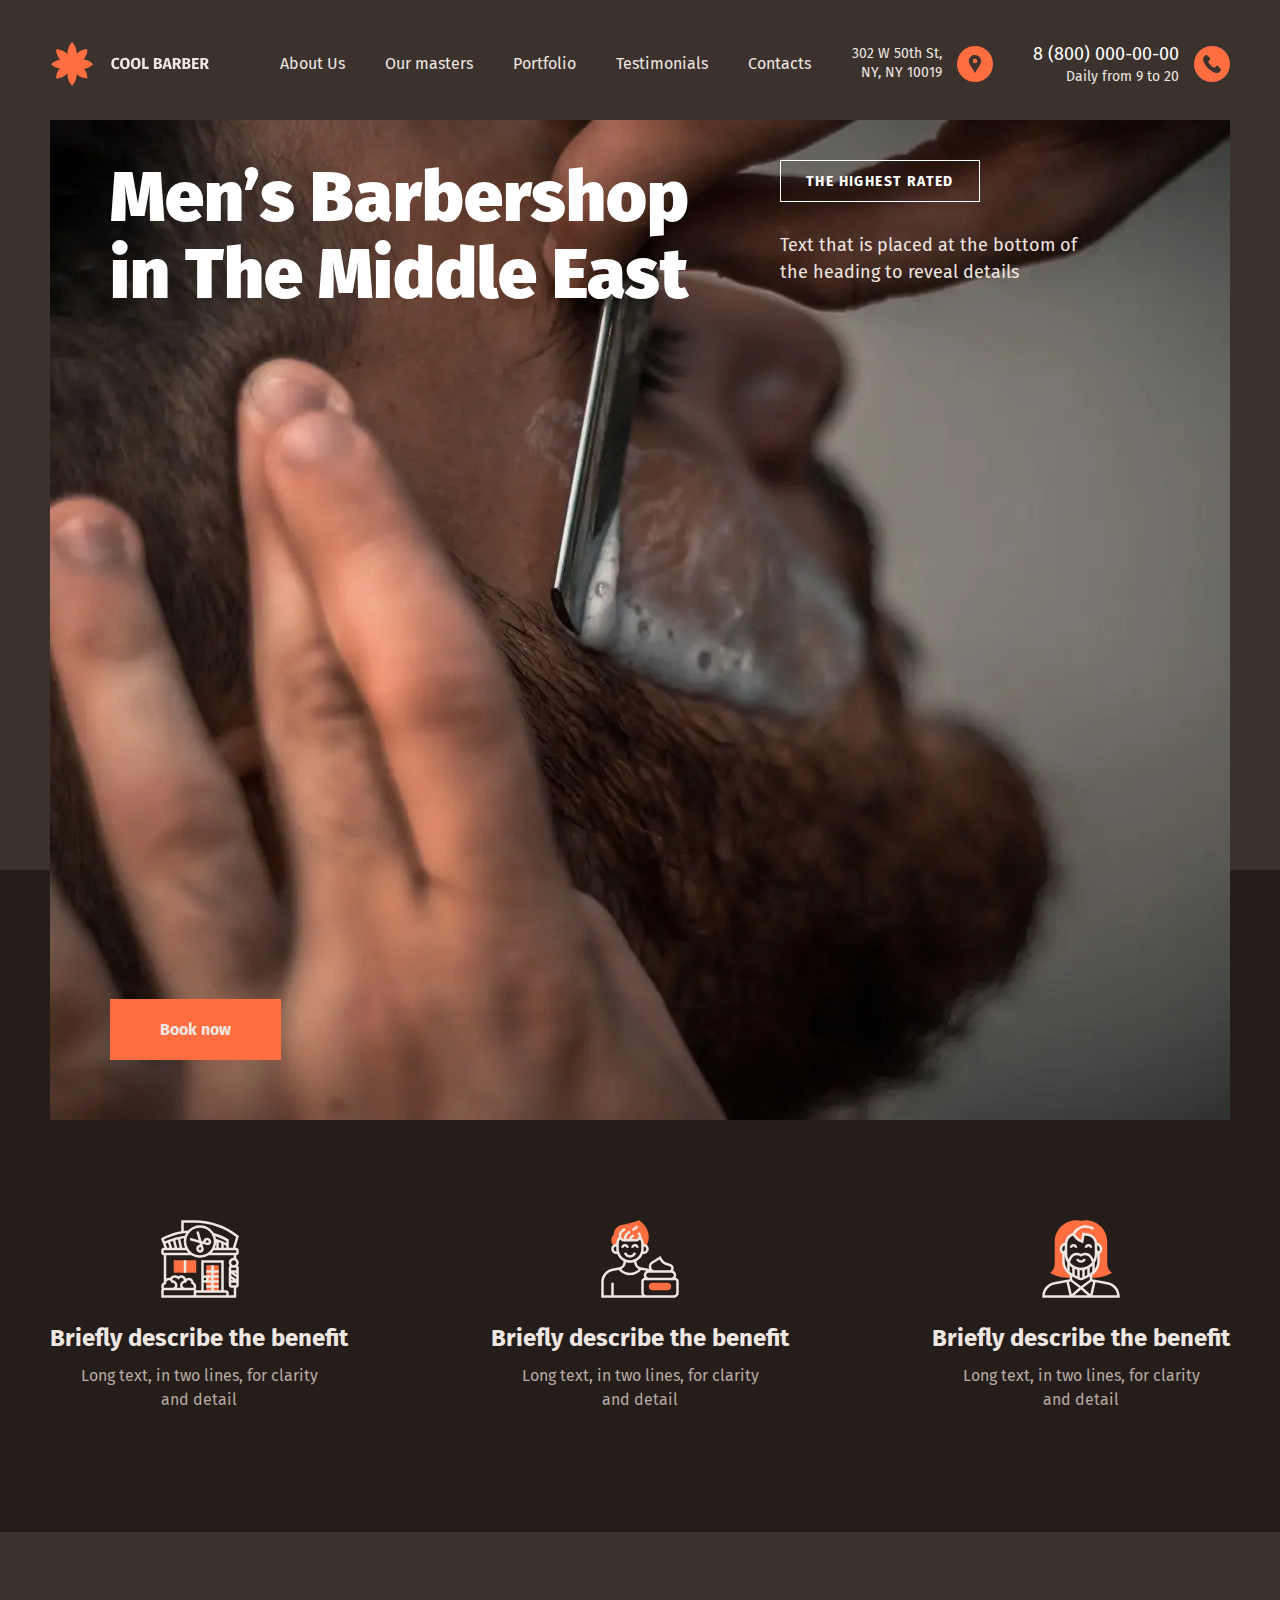
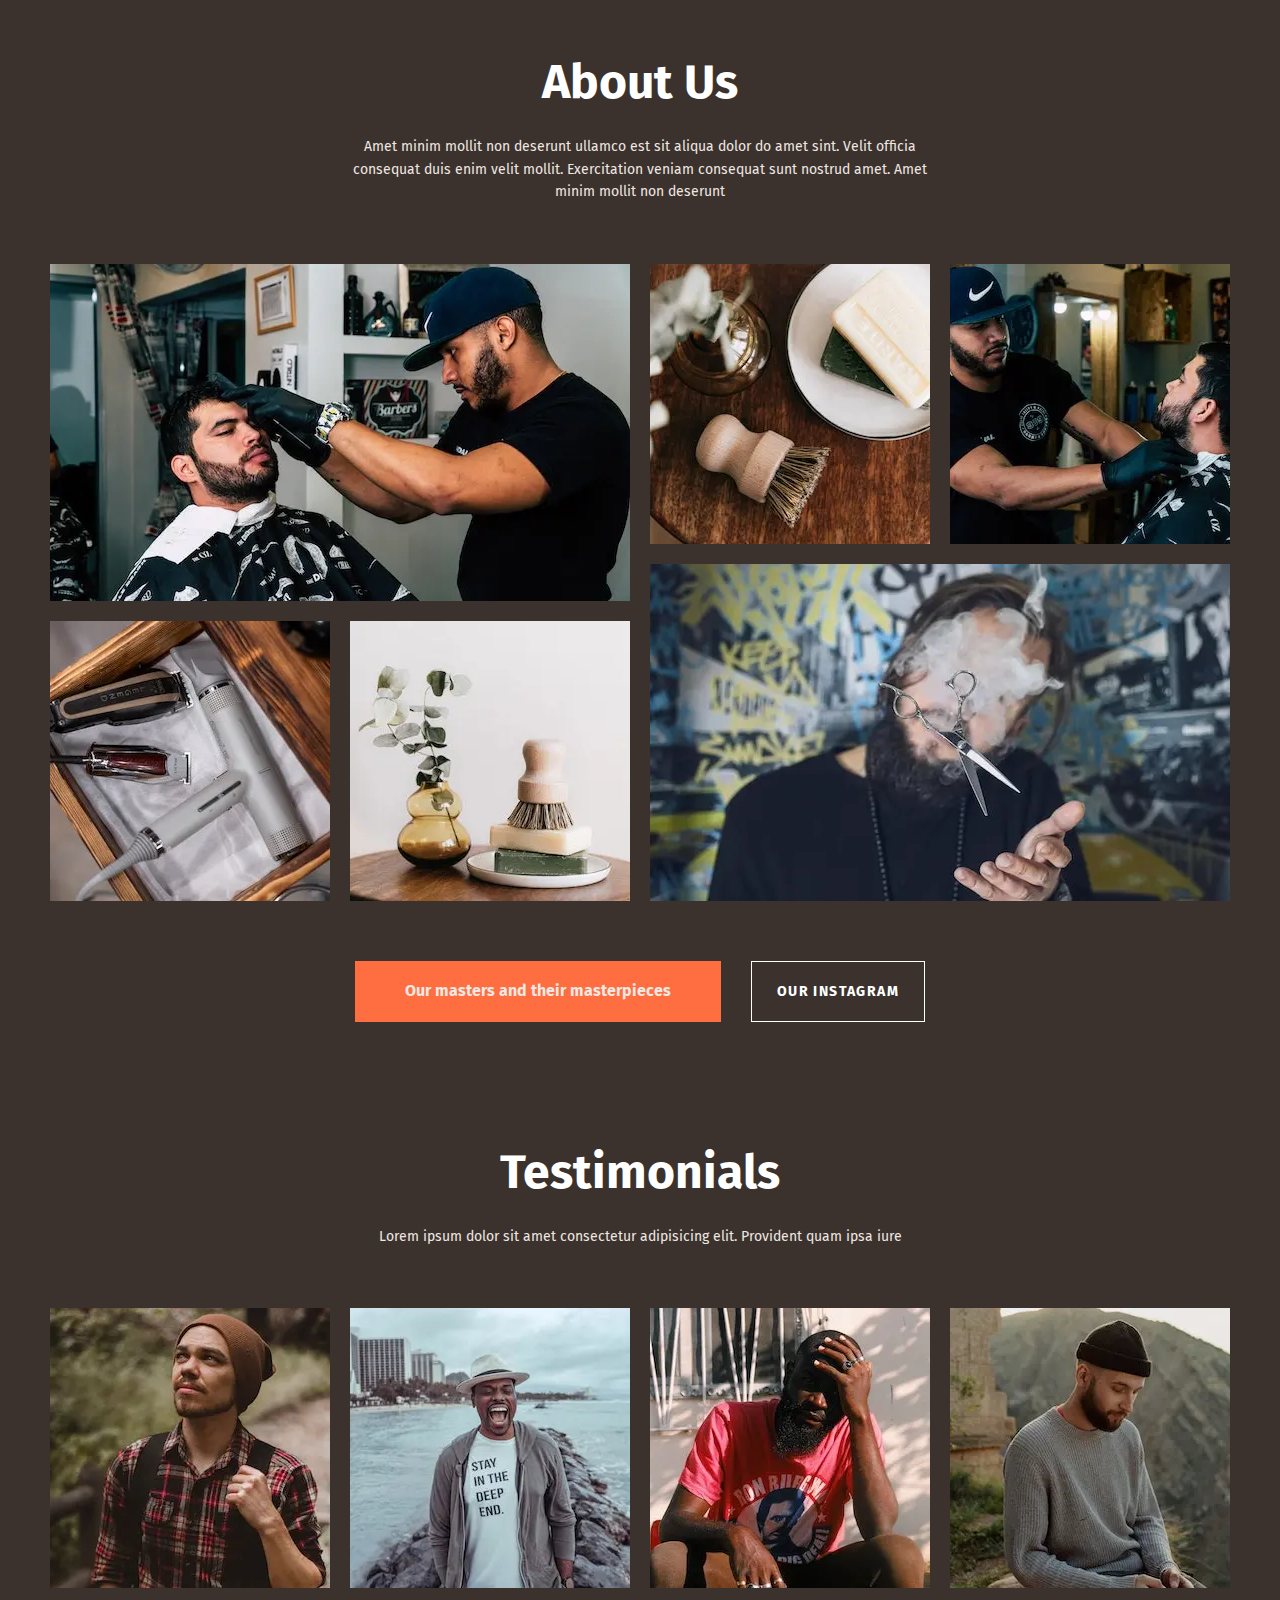
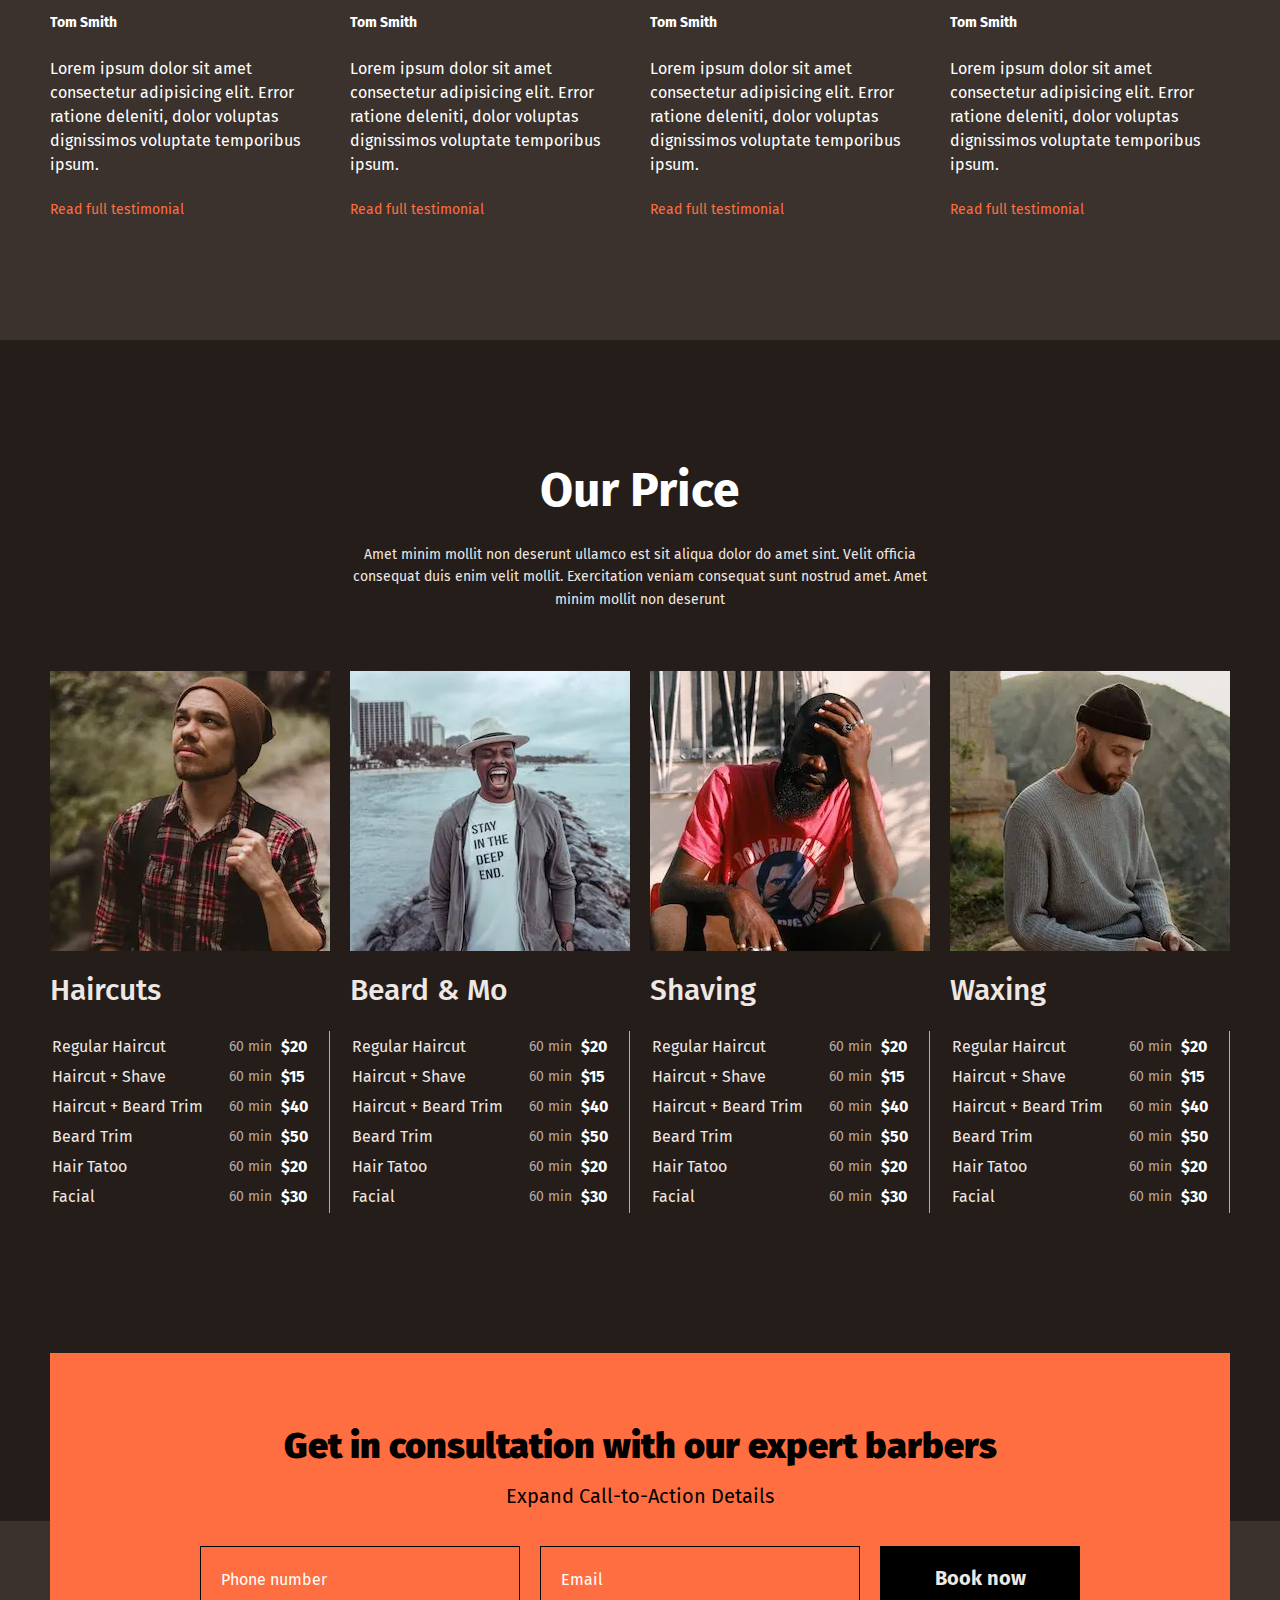
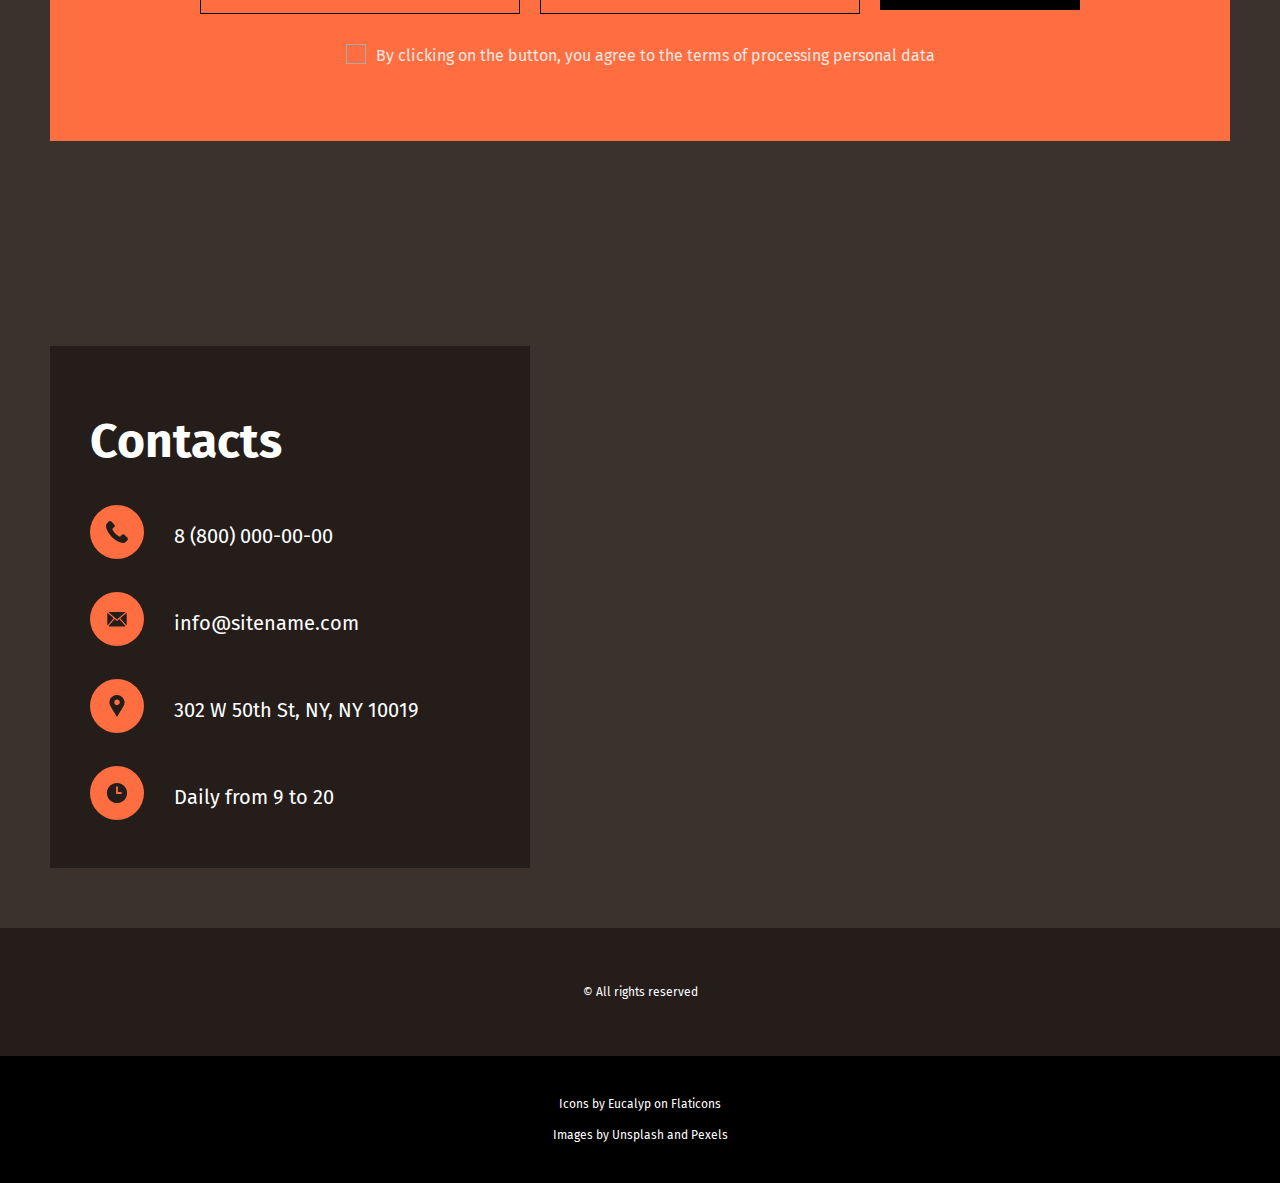
<file: index.html>
<!DOCTYPE html>
<html lang="en">

<head>
	<title>Home</title>
	<meta charset="UTF-8">
	<meta name="format-detection" content="telephone=no">
	<!-- <style>body{opacity: 0;}</style> -->
	<link rel="stylesheet" href="css/style.min.css?_v=20230827130636">
	<link rel="shortcut icon" href="favicon.ico">
	<!-- <meta name="robots" content="noindex, nofollow"> -->
	<meta name="viewport" content="width=device-width, initial-scale=1.0">
</head>

<body>
	<div class="wrapper">
		<header class="header" data-scroll="120" data-scroll-show>
			<div class="header__container">
				<a href="index.html" class="header__logo"><img src="img/logo.svg" alt="Barber logo"></a>
				<div class="header__menu menu">
					<button type="button" class="menu__icon icon-menu"><span></span></button>
					<nav class="menu__body">
						<ul class="menu__list">
							<li class="menu__item"><a href="#" class="menu__link">About Us</a></li>
							<li class="menu__item"><a href="#" class="menu__link">Our masters</a></li>
							<li class="menu__item"><a href="#" class="menu__link">Portfolio</a></li>
							<li class="menu__item"><a href="#" class="menu__link">Testimonials</a></li>
							<li class="menu__item"><a href="contacts.html" class="menu__link">Contacts</a></li>
						</ul>
					</nav>
				</div>
				<div class="header__info">
					<div class="header__address">
						<address>302 W 50th St, NY, NY 10019</address>
					</div>
					<div class="header__contacts">
						<div>
							<a href="tel:88000000000" class="header__tel">8 (800) 000-00-00</a>
							<p class="header__working-hours">Daily from <time datetime="09:00">9</time> to <time datetime="20:00">20</time></p>
						</div>
					</div>
				</div>
			</div>
		</header>
		<main class="page">
			<section class="main-page">
				<div class="main-page__header header-main-page">
					<div class="header-main-page__container">
						<div class="header-main-page__content">
							<div class="header-main-page__top">
								<h1 class="header-main-page__title main-title">Men’s Barbershop in The Middle East</h1>
								<div class="header-main-page__info">
									<a href="#" class="header-main-page__button border-button">THE HIGHEST RATED</a>
									<p class="header-main-page__text">Text that is placed at the bottom of the heading to reveal details</p>
								</div>
							</div>
							<a href="#" class="header-main-page__book button">Book now</a>
						</div>
					</div>
				</div>
				<div class="main-page-info">
					<div class="main-page-info__container">
						<div class="main-page-info__items">
							<div class="main-page-info__item">
								<img src="img/home/main-block/icons/icon1.svg" alt="Icon" class="main-page-info__icon">
								<b class="main-page-info__subtitle">Briefly describe the benefit</b>
								<p class="main-page-info__text">Long text, in two lines, for clarity and detail</p>
							</div>
							<div class="main-page-info__item">
								<img src="img/home/main-block/icons/icon2.svg" alt="Icon" class="main-page-info__icon">
								<b class="main-page-info__subtitle">Briefly describe the benefit</b>
								<p class="main-page-info__text">Long text, in two lines, for clarity and detail</p>
							</div>
							<div class="main-page-info__item">
								<img src="img/home/main-block/icons/icon3.svg" alt="Icon" class="main-page-info__icon">
								<b class="main-page-info__subtitle">Briefly describe the benefit</b>
								<p class="main-page-info__text">Long text, in two lines, for clarity and detail</p>
							</div>
						</div>
					</div>
				</div>
			</section>
			<section class="about">
				<div class="about__container">
					<div class="about__header section-header">
						<h2 class="title">About Us</h2>
						<p class="section-header__text text">Amet minim mollit non deserunt ullamco est sit aliqua dolor do amet sint. Velit officia consequat duis enim velit mollit. Exercitation veniam consequat sunt nostrud amet. Amet minim mollit non deserunt</p>
					</div>
					<div class="about__body">
						<div class="about__column">
							<picture><source data-srcset="img/home/about/image01.webp" srcset="[data-uri]" type="image/webp"><img src="[data-uri]"  data-src="img/home/about/image01.jpg" alt="Image"></picture>
							<picture><source data-srcset="img/home/about/image02.webp" srcset="[data-uri]" type="image/webp"><img src="[data-uri]"  data-src="img/home/about/image02.jpg" alt="Image"></picture>
							<picture><source data-srcset="img/home/about/image03.webp" srcset="[data-uri]" type="image/webp"><img src="[data-uri]"  data-src="img/home/about/image03.jpg" alt="Image"></picture>
						</div>
						<div class="about__column">
							<picture><source data-srcset="img/home/about/image04.webp" srcset="[data-uri]" type="image/webp"><img src="[data-uri]"  data-src="img/home/about/image04.jpg" alt="Image"></picture>
							<picture><source data-srcset="img/home/about/image05.webp" srcset="[data-uri]" type="image/webp"><img src="[data-uri]"  data-src="img/home/about/image05.jpg" alt="Image"></picture>
							<picture><source data-srcset="img/home/about/image06.webp" srcset="[data-uri]" type="image/webp"><img src="[data-uri]"  data-src="img/home/about/image06.jpg" alt="Image"></picture>
						</div>
					</div>
					<div class="about__footer">
						<a href="team.html" class="button">Our masters and their masterpieces</a>
						<a href="#" class="border-button">Our Instagram</a>
					</div>
				</div>
			</section>
			<section class="testimonials">
				<div class="testimonials__container">
					<div class="testimonials__header section-header">
						<h2 class="title">Testimonials</h2>
						<p class="section-header__text text">Lorem ipsum dolor sit amet consectetur adipisicing elit. Provident quam ipsa iure</p>
					</div>
					<div class="testimonials__body">
						<div class="testimonials__slider swiper">
							<div class="testimonials__wrapper swiper-wrapper">
								<div class="testimonials__slide swiper-slide slide-testimonials">
									<div class="slide-testimonials__image-ibg"><picture><source data-srcset="img/team/image01.webp" srcset="[data-uri]" type="image/webp"><img src="[data-uri]"  data-src="img/team/image01.jpg" alt="Image"></picture></div>
									<p class="slide-testimonials__name">Tom Smith</p>
									<p class="slide-testimonials__text">Lorem ipsum dolor sit amet consectetur adipisicing elit. Error ratione deleniti, dolor voluptas dignissimos voluptate temporibus ipsum.</p>
									<a href="#" class="slide-testimonials__link">Read full testimonial</a>
								</div>
								<div class="testimonials__slide swiper-slide slide-testimonials">
									<div class="slide-testimonials__image-ibg"><picture><source data-srcset="img/team/image02.webp" srcset="[data-uri]" type="image/webp"><img src="[data-uri]"  data-src="img/team/image02.jpg" alt="Image"></picture></div>
									<p class="slide-testimonials__name">Tom Smith</p>
									<p class="slide-testimonials__text">Lorem ipsum dolor sit amet consectetur adipisicing elit. Error ratione deleniti, dolor voluptas dignissimos voluptate temporibus ipsum.</p>
									<a href="#" class="slide-testimonials__link">Read full testimonial</a>
								</div>
								<div class="testimonials__slide swiper-slide slide-testimonials">
									<div class="slide-testimonials__image-ibg"><picture><source data-srcset="img/team/image03.webp" srcset="[data-uri]" type="image/webp"><img src="[data-uri]"  data-src="img/team/image03.jpg" alt="Image"></picture></div>
									<p class="slide-testimonials__name">Tom Smith</p>
									<p class="slide-testimonials__text">Lorem ipsum dolor sit amet consectetur adipisicing elit. Error ratione deleniti, dolor voluptas dignissimos voluptate temporibus ipsum.</p>
									<a href="#" class="slide-testimonials__link">Read full testimonial</a>
								</div>
								<div class="testimonials__slide swiper-slide slide-testimonials">
									<div class="slide-testimonials__image-ibg"><picture><source data-srcset="img/team/image04.webp" srcset="[data-uri]" type="image/webp"><img src="[data-uri]"  data-src="img/team/image04.jpg" alt="Image"></picture></div>
									<p class="slide-testimonials__name">Tom Smith</p>
									<p class="slide-testimonials__text">Lorem ipsum dolor sit amet consectetur adipisicing elit. Error ratione deleniti, dolor voluptas dignissimos voluptate temporibus ipsum.</p>
									<a href="#" class="slide-testimonials__link">Read full testimonial</a>
								</div>
								<div class="testimonials__slide swiper-slide slide-testimonials">
									<div class="slide-testimonials__image-ibg"><picture><source data-srcset="img/team/image05.webp" srcset="[data-uri]" type="image/webp"><img src="[data-uri]"  data-src="img/team/image05.jpg" alt="Image"></picture></div>
									<p class="slide-testimonials__name">Tom Smith</p>
									<p class="slide-testimonials__text">Lorem ipsum dolor sit amet consectetur adipisicing elit. Error ratione deleniti, dolor voluptas dignissimos voluptate temporibus ipsum.</p>
									<a href="#" class="slide-testimonials__link">Read full testimonial</a>
								</div>
								<div class="testimonials__slide swiper-slide slide-testimonials">
									<div class="slide-testimonials__image-ibg"><picture><source data-srcset="img/team/image06.webp" srcset="[data-uri]" type="image/webp"><img src="[data-uri]"  data-src="img/team/image06.jpg" alt="Image"></picture></div>
									<p class="slide-testimonials__name">Tom Smith</p>
									<p class="slide-testimonials__text">Lorem ipsum dolor sit amet consectetur adipisicing elit. Error ratione deleniti, dolor voluptas dignissimos voluptate temporibus ipsum.</p>
									<a href="#" class="slide-testimonials__link">Read full testimonial</a>
								</div>
								<div class="testimonials__slide swiper-slide slide-testimonials">
									<div class="slide-testimonials__image-ibg"><picture><source data-srcset="img/team/image07.webp" srcset="[data-uri]" type="image/webp"><img src="[data-uri]"  data-src="img/team/image07.jpg" alt="Image"></picture></div>
									<p class="slide-testimonials__name">Tom Smith</p>
									<p class="slide-testimonials__text">Lorem ipsum dolor sit amet consectetur adipisicing elit. Error ratione deleniti, dolor voluptas dignissimos voluptate temporibus ipsum.</p>
									<a href="#" class="slide-testimonials__link">Read full testimonial</a>
								</div>
								<div class="testimonials__slide swiper-slide slide-testimonials">
									<div class="slide-testimonials__image-ibg"><picture><source data-srcset="img/team/image08.webp" srcset="[data-uri]" type="image/webp"><img src="[data-uri]"  data-src="img/team/image08.jpg" alt="Image"></picture></div>
									<p class="slide-testimonials__name">Tom Smith</p>
									<p class="slide-testimonials__text">Lorem ipsum dolor sit amet consectetur adipisicing elit. Error ratione deleniti, dolor voluptas dignissimos voluptate temporibus ipsum.</p>
									<a href="#" class="slide-testimonials__link">Read full testimonial</a>
								</div>
								<div class="testimonials__slide swiper-slide slide-testimonials">
									<div class="slide-testimonials__image-ibg"><picture><source data-srcset="img/team/image09.webp" srcset="[data-uri]" type="image/webp"><img src="[data-uri]"  data-src="img/team/image09.jpg" alt="Image"></picture></div>
									<p class="slide-testimonials__name">Tom Smith</p>
									<p class="slide-testimonials__text">Lorem ipsum dolor sit amet consectetur adipisicing elit. Error ratione deleniti, dolor voluptas dignissimos voluptate temporibus ipsum.</p>
									<a href="#" class="slide-testimonials__link">Read full testimonial</a>
								</div>
							</div>
						</div>
						<button type="button" class="swiper-button-prev _icon-arrow_prev"></button>
						<button type="button" class="swiper-button-next _icon-arrow_next"></button>
					</div>
				</div>
			</section>
			<section class="our-price">
				<div class="our-price__container">
					<div class="our-price__header section-header">
						<h2 class="title">Our Price</h2>
						<p class="section-header__text text">Amet minim mollit non deserunt ullamco est sit aliqua dolor do amet sint. Velit officia consequat duis enim velit mollit. Exercitation veniam consequat sunt nostrud amet. Amet minim mollit non deserunt</p>
					</div>
					<div class="our-price__body">
						<div class="our-price__item item-our-price">
							<div class="item-our-price__image-ibg"><picture><source data-srcset="img/team/image01.webp" srcset="[data-uri]" type="image/webp"><img src="[data-uri]"  data-src="img/team/image01.jpg" alt="Image"></picture></div>
							<h3 class="item-our-price__title">Haircuts</h3>
							<table class="item-our-price__table">
								<tr>
									<td>Regular Haircut</td>
									<td>60 min</td>
									<td>$20</td>
								</tr>
								<tr>
									<td>Haircut + Shave</td>
									<td>60 min</td>
									<td>$15</td>
								</tr>
								<tr>
									<td>Haircut + Beard Trim</td>
									<td>60 min</td>
									<td>$40</td>
								</tr>
								<tr>
									<td>Beard Trim</td>
									<td>60 min</td>
									<td>$50</td>
								</tr>
								<tr>
									<td>Hair Tatoo</td>
									<td>60 min</td>
									<td>$20</td>
								</tr>
								<tr>
									<td>Facial</td>
									<td>60 min</td>
									<td>$30</td>
								</tr>
							</table>
						</div>
						<div class="our-price__item item-our-price">
							<div class="item-our-price__image-ibg"><picture><source data-srcset="img/team/image02.webp" srcset="[data-uri]" type="image/webp"><img src="[data-uri]"  data-src="img/team/image02.jpg" alt="Image"></picture></div>
							<h3 class="item-our-price__title">Beard & Mo</h3>
							<table class="item-our-price__table">
								<tr>
									<td>Regular Haircut</td>
									<td>60 min</td>
									<td>$20</td>
								</tr>
								<tr>
									<td>Haircut + Shave</td>
									<td>60 min</td>
									<td>$15</td>
								</tr>
								<tr>
									<td>Haircut + Beard Trim</td>
									<td>60 min</td>
									<td>$40</td>
								</tr>
								<tr>
									<td>Beard Trim</td>
									<td>60 min</td>
									<td>$50</td>
								</tr>
								<tr>
									<td>Hair Tatoo</td>
									<td>60 min</td>
									<td>$20</td>
								</tr>
								<tr>
									<td>Facial</td>
									<td>60 min</td>
									<td>$30</td>
								</tr>
							</table>
						</div>
						<div class="our-price__item item-our-price">
							<div class="item-our-price__image-ibg"><picture><source data-srcset="img/team/image03.webp" srcset="[data-uri]" type="image/webp"><img src="[data-uri]"  data-src="img/team/image03.jpg" alt="Image"></picture></div>
							<h3 class="item-our-price__title">Shaving</h3>
							<table class="item-our-price__table">
								<tr>
									<td>Regular Haircut</td>
									<td>60 min</td>
									<td>$20</td>
								</tr>
								<tr>
									<td>Haircut + Shave</td>
									<td>60 min</td>
									<td>$15</td>
								</tr>
								<tr>
									<td>Haircut + Beard Trim</td>
									<td>60 min</td>
									<td>$40</td>
								</tr>
								<tr>
									<td>Beard Trim</td>
									<td>60 min</td>
									<td>$50</td>
								</tr>
								<tr>
									<td>Hair Tatoo</td>
									<td>60 min</td>
									<td>$20</td>
								</tr>
								<tr>
									<td>Facial</td>
									<td>60 min</td>
									<td>$30</td>
								</tr>
							</table>
						</div>
						<div class="our-price__item item-our-price">
							<div class="item-our-price__image-ibg"><picture><source data-srcset="img/team/image04.webp" srcset="[data-uri]" type="image/webp"><img src="[data-uri]"  data-src="img/team/image04.jpg" alt="Image"></picture></div>
							<h3 class="item-our-price__title">Waxing</h3>
							<table class="item-our-price__table">
								<tr>
									<td>Regular Haircut</td>
									<td>60 min</td>
									<td>$20</td>
								</tr>
								<tr>
									<td>Haircut + Shave</td>
									<td>60 min</td>
									<td>$15</td>
								</tr>
								<tr>
									<td>Haircut + Beard Trim</td>
									<td>60 min</td>
									<td>$40</td>
								</tr>
								<tr>
									<td>Beard Trim</td>
									<td>60 min</td>
									<td>$50</td>
								</tr>
								<tr>
									<td>Hair Tatoo</td>
									<td>60 min</td>
									<td>$20</td>
								</tr>
								<tr>
									<td>Facial</td>
									<td>60 min</td>
									<td>$30</td>
								</tr>
							</table>
						</div>
					</div>
					<form class="our-price__form form">
						<h3 class="form__title">Get in consultation with our expert barbers</h3>
						<p class="form__text">Expand Call-to-Action Details</p>
						<div class="form__body">
							<div class="form__inp"><input autocomplete="off" data-required type="tel" name="user_phone" data-error="Required *" placeholder="Phone number" class="input"></div>
							<div class="form__inp"><input autocomplete="off" data-required type="email" name="user_email" data-error="Required *" placeholder="Email" class="input"></div>
							<button type="submit" class="form__button">Book now</button>
						</div>
						<div class="form__checkbox">
							<div class="checkbox">
								<input data-required id="c_1" data-error="Required *" class="checkbox__input" type="checkbox" value="agree" name="user_agree">
								<label for="c_1" class="checkbox__label"><span class="checkbox__text">By clicking on the button, you agree to the terms of processing personal data</span></label>
							</div>
						</div>
					</form>
				</div>
			</section>
			<section class="contacts contacts_pt">
				<div class="contacts__container">
					<div class="contacts__content">
						<h2 class="contacts__title title">Contacts</h2>
						<ul class="contacts__list">
							<li class="contacts__item"><a href="tel:88000000000" class="contacts__phone">8 (800) 000-00-00</a></li>
							<li class="contacts__item"><a href="mailto:info@sitename.com" class="contacts__mail">info@sitename.com</a></li>
							<li class="contacts__item">
								<address class="contacts__address">302 W 50th St, NY, NY 10019</address>
							</li>
							<li class="contacts__item contacts__item_time">
								<p>Daily from <time datetime="09:00">9</time> to <time datetime="20:00">20</time></p>
							</li>
						</ul>
					</div>
				</div>
				<iframe class="contacts__map" src="https://snazzymaps.com/embed/519079" width="100%" height="650px" style="border:none;"></iframe>
			</section>
		</main>
		<footer class="footer">
			<div class="footer__top">
				<div class="footer__container">
					<p class="footer__text">© All rights reserved</p>
				</div>
			</div>
			<div class="footer__bottom">
				<div class="footer__container">
					<p class="footer__text">Icons by Eucalyp on Flaticons</p>
					<p class="footer__text">Images by Unsplash and Pexels</p>
				</div>
			</div>
		</footer>
	</div>
	<script src="js/app.min.js?_v=20230827130636"></script>
</body>

</html>
</file>
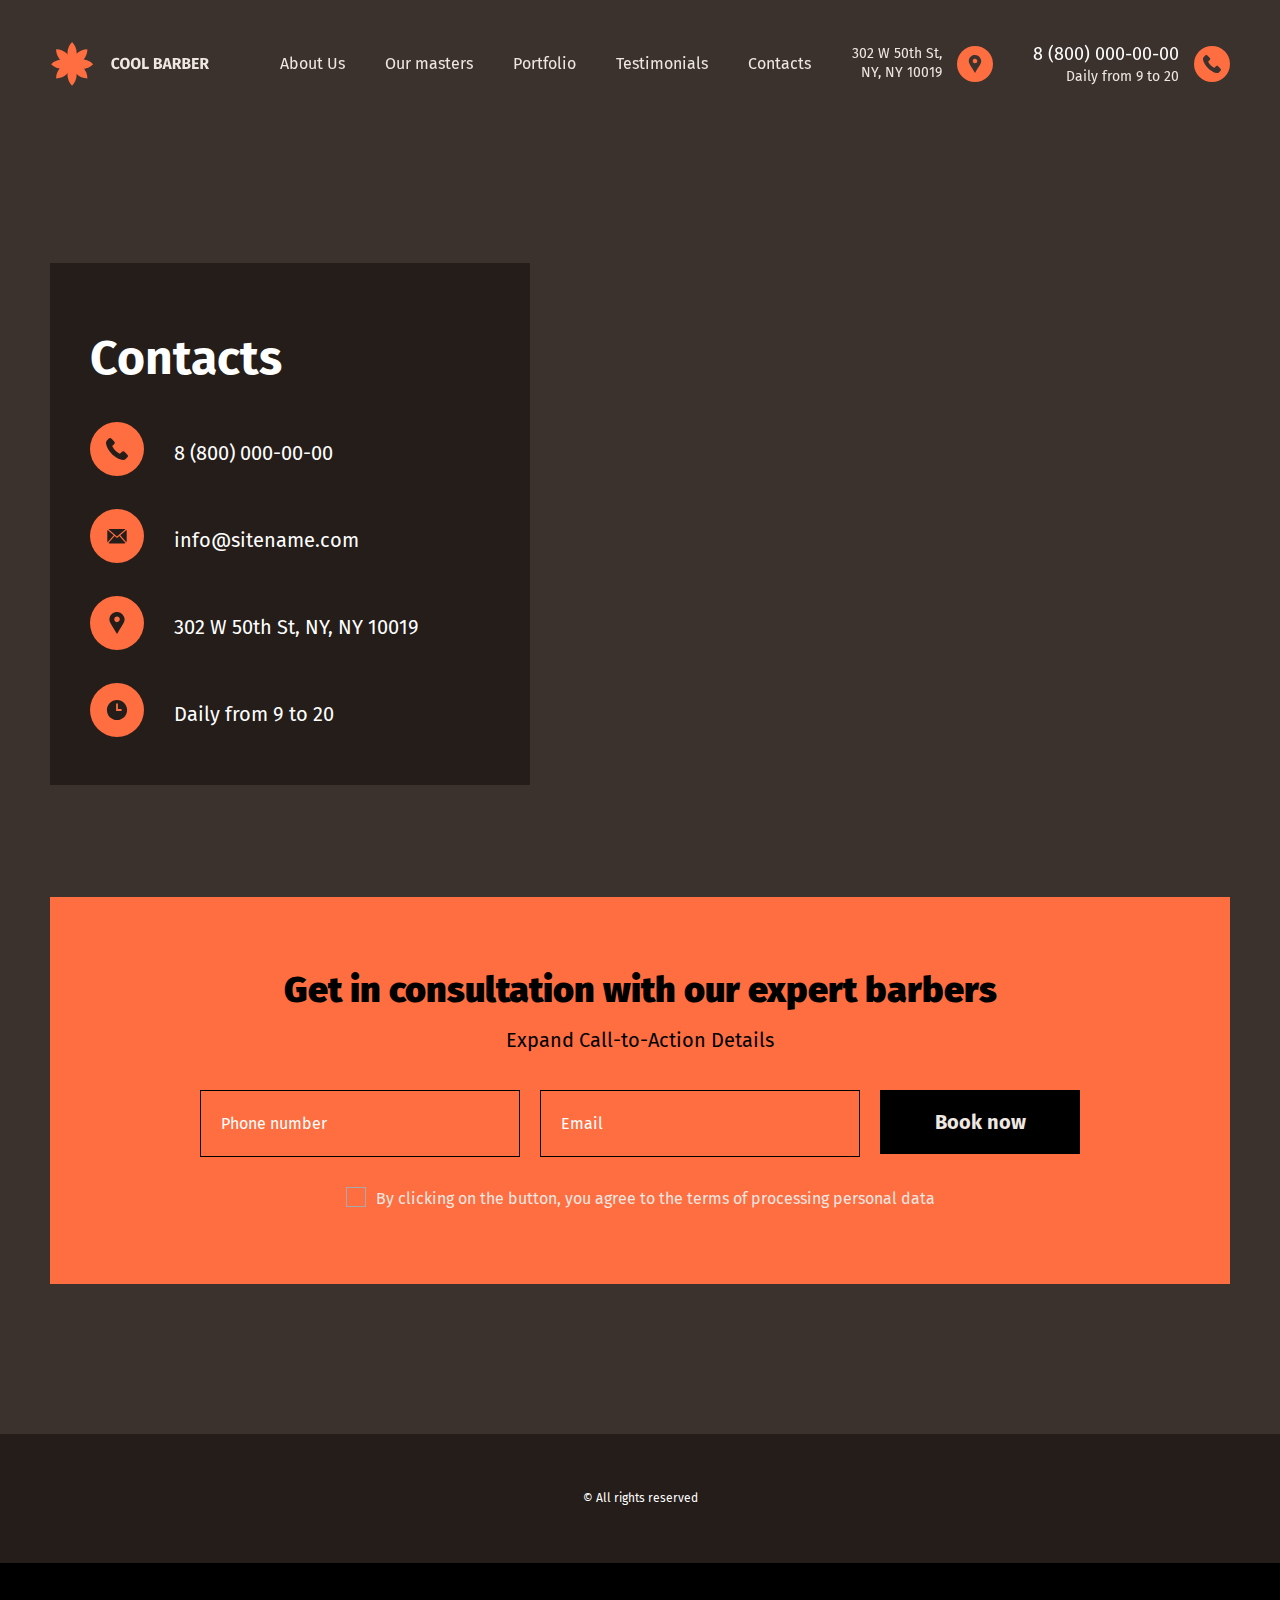
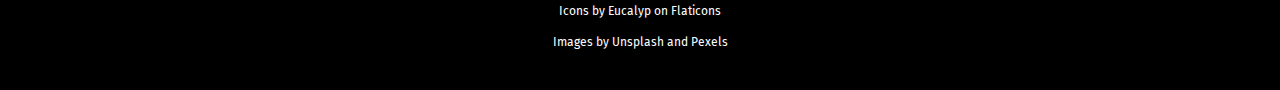
<file: contacts.html>
<!DOCTYPE html>
<html lang="en">

<head>
	<title>Contacts</title>
	<meta charset="UTF-8">
	<meta name="format-detection" content="telephone=no">
	<!-- <style>body{opacity: 0;}</style> -->
	<link rel="stylesheet" href="css/style.min.css?_v=20230827130636">
	<link rel="shortcut icon" href="favicon.ico">
	<!-- <meta name="robots" content="noindex, nofollow"> -->
	<meta name="viewport" content="width=device-width, initial-scale=1.0">
</head>

<body>
	<div class="wrapper">
		<header class="header" data-scroll="120" data-scroll-show>
			<div class="header__container">
				<a href="index.html" class="header__logo"><img src="img/logo.svg" alt="Barber logo"></a>
				<div class="header__menu menu">
					<button type="button" class="menu__icon icon-menu"><span></span></button>
					<nav class="menu__body">
						<ul class="menu__list">
							<li class="menu__item"><a href="#" class="menu__link">About Us</a></li>
							<li class="menu__item"><a href="#" class="menu__link">Our masters</a></li>
							<li class="menu__item"><a href="#" class="menu__link">Portfolio</a></li>
							<li class="menu__item"><a href="#" class="menu__link">Testimonials</a></li>
							<li class="menu__item"><a href="contacts.html" class="menu__link">Contacts</a></li>
						</ul>
					</nav>
				</div>
				<div class="header__info">
					<div class="header__address">
						<address>302 W 50th St, NY, NY 10019</address>
					</div>
					<div class="header__contacts">
						<div>
							<a href="tel:88000000000" class="header__tel">8 (800) 000-00-00</a>
							<p class="header__working-hours">Daily from <time datetime="09:00">9</time> to <time datetime="20:00">20</time></p>
						</div>
					</div>
				</div>
			</div>
		</header>
		<main class="page">
			<section class="contacts contacts_mt">
				<div class="contacts__container">
					<div class="contacts__content">
						<h2 class="contacts__title title">Contacts</h2>
						<ul class="contacts__list">
							<li class="contacts__item"><a href="tel:88000000000" class="contacts__phone">8 (800) 000-00-00</a></li>
							<li class="contacts__item"><a href="mailto:info@sitename.com" class="contacts__mail">info@sitename.com</a></li>
							<li class="contacts__item">
								<address class="contacts__address">302 W 50th St, NY, NY 10019</address>
							</li>
							<li class="contacts__item contacts__item_time">
								<p>Daily from <time datetime="09:00">9</time> to <time datetime="20:00">20</time></p>
							</li>
						</ul>
					</div>
				</div>
				<iframe class="contacts__map" src="https://snazzymaps.com/embed/519079" width="100%" height="800px" style="border:none;"></iframe>
			</section>
			<div class="form-block">
				<div class="form-block__container">
					<form class="form-block__form form">
						<h3 class="form__title">Get in consultation with our expert barbers</h3>
						<p class="form__text">Expand Call-to-Action Details</p>
						<div class="form__body">
							<div class="form__inp"><input autocomplete="off" data-required type="tel" name="user_phone" data-error="Required *" placeholder="Phone number" class="input"></div>
							<div class="form__inp"><input autocomplete="off" data-required type="email" name="user_email" data-error="Required *" placeholder="Email" class="input"></div>
							<button type="submit" class="form__button">Book now</button>
						</div>
						<div class="form__checkbox">
							<div class="checkbox">
								<input data-required id="c_1" data-error="Required *" class="checkbox__input" type="checkbox" value="agree" name="user_agree">
								<label for="c_1" class="checkbox__label"><span class="checkbox__text">By clicking on the button, you agree to the terms of processing personal data</span></label>
							</div>
						</div>
					</form>
				</div>
			</div>
		</main>
		<footer class="footer">
			<div class="footer__top">
				<div class="footer__container">
					<p class="footer__text">© All rights reserved</p>
				</div>
			</div>
			<div class="footer__bottom">
				<div class="footer__container">
					<p class="footer__text">Icons by Eucalyp on Flaticons</p>
					<p class="footer__text">Images by Unsplash and Pexels</p>
				</div>
			</div>
		</footer>
	</div>
	<script src="js/app.min.js?_v=20230827130636"></script>
</body>

</html>
</file>
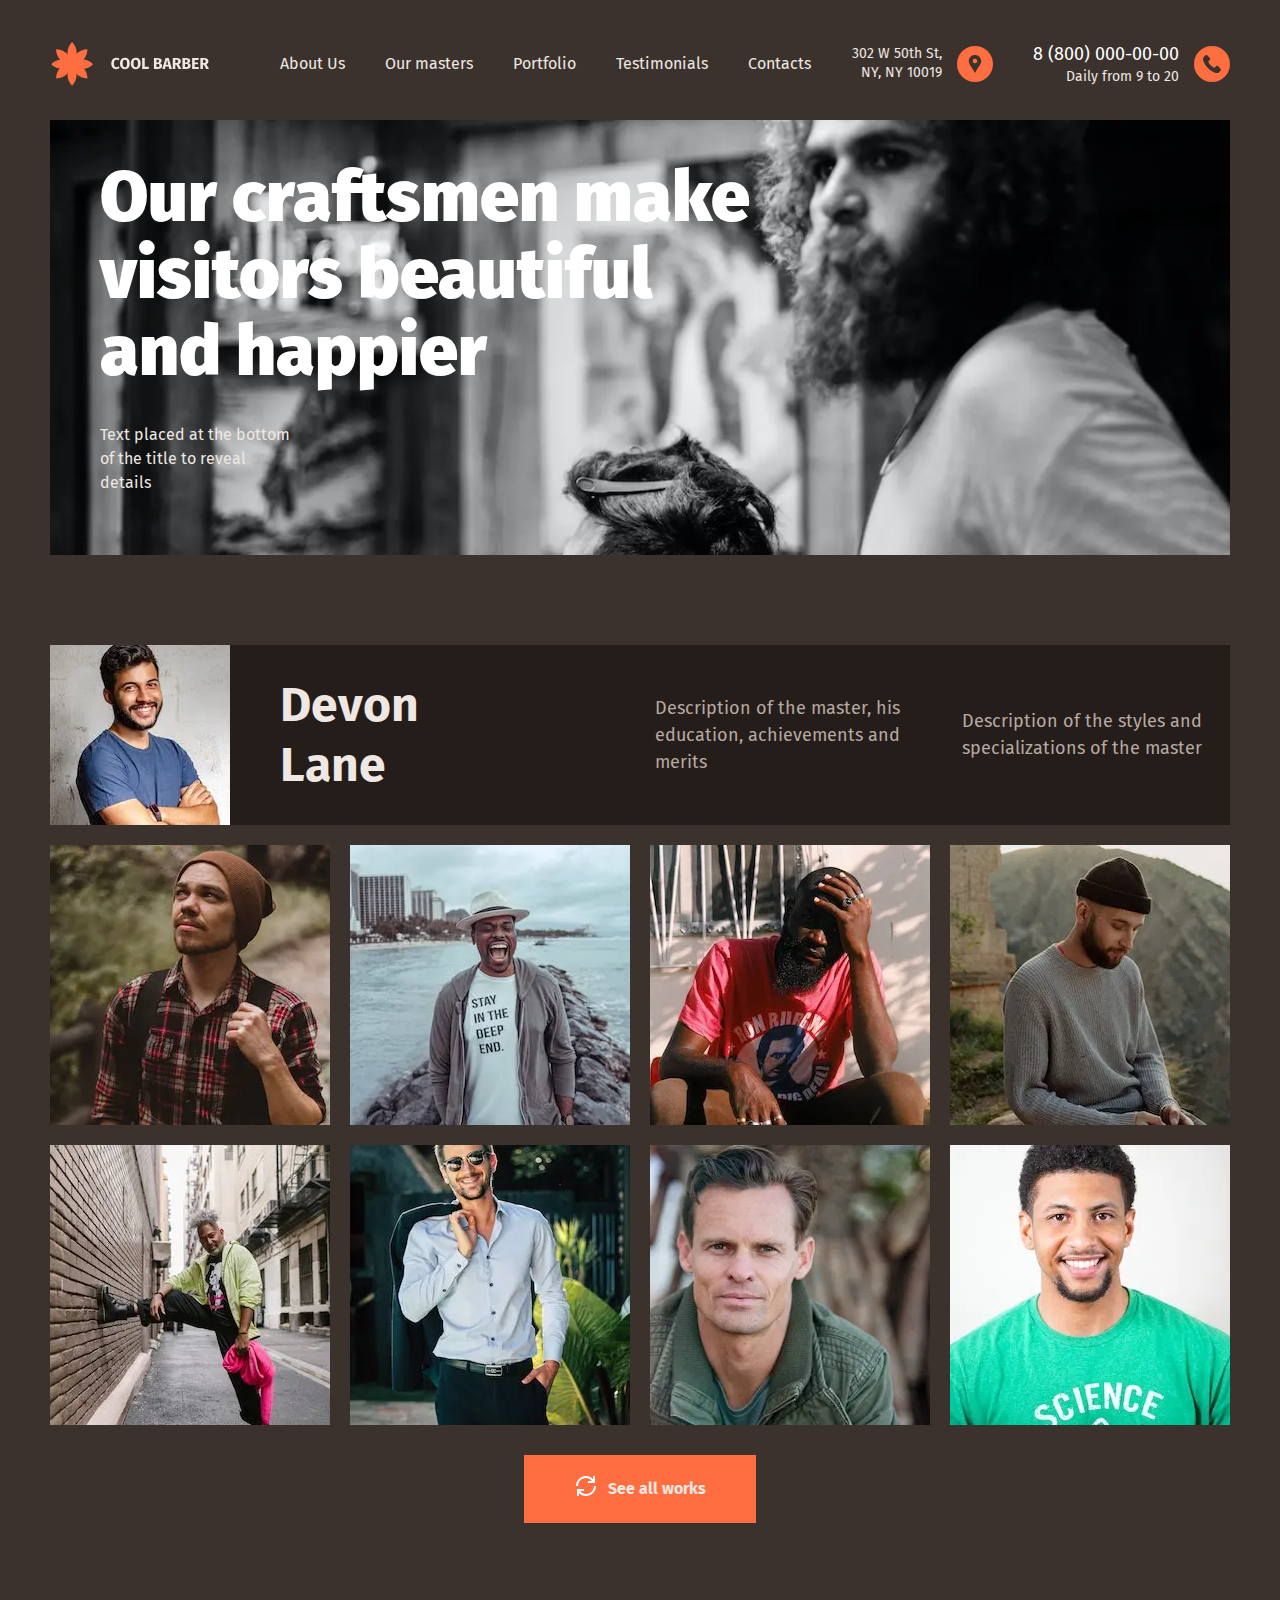
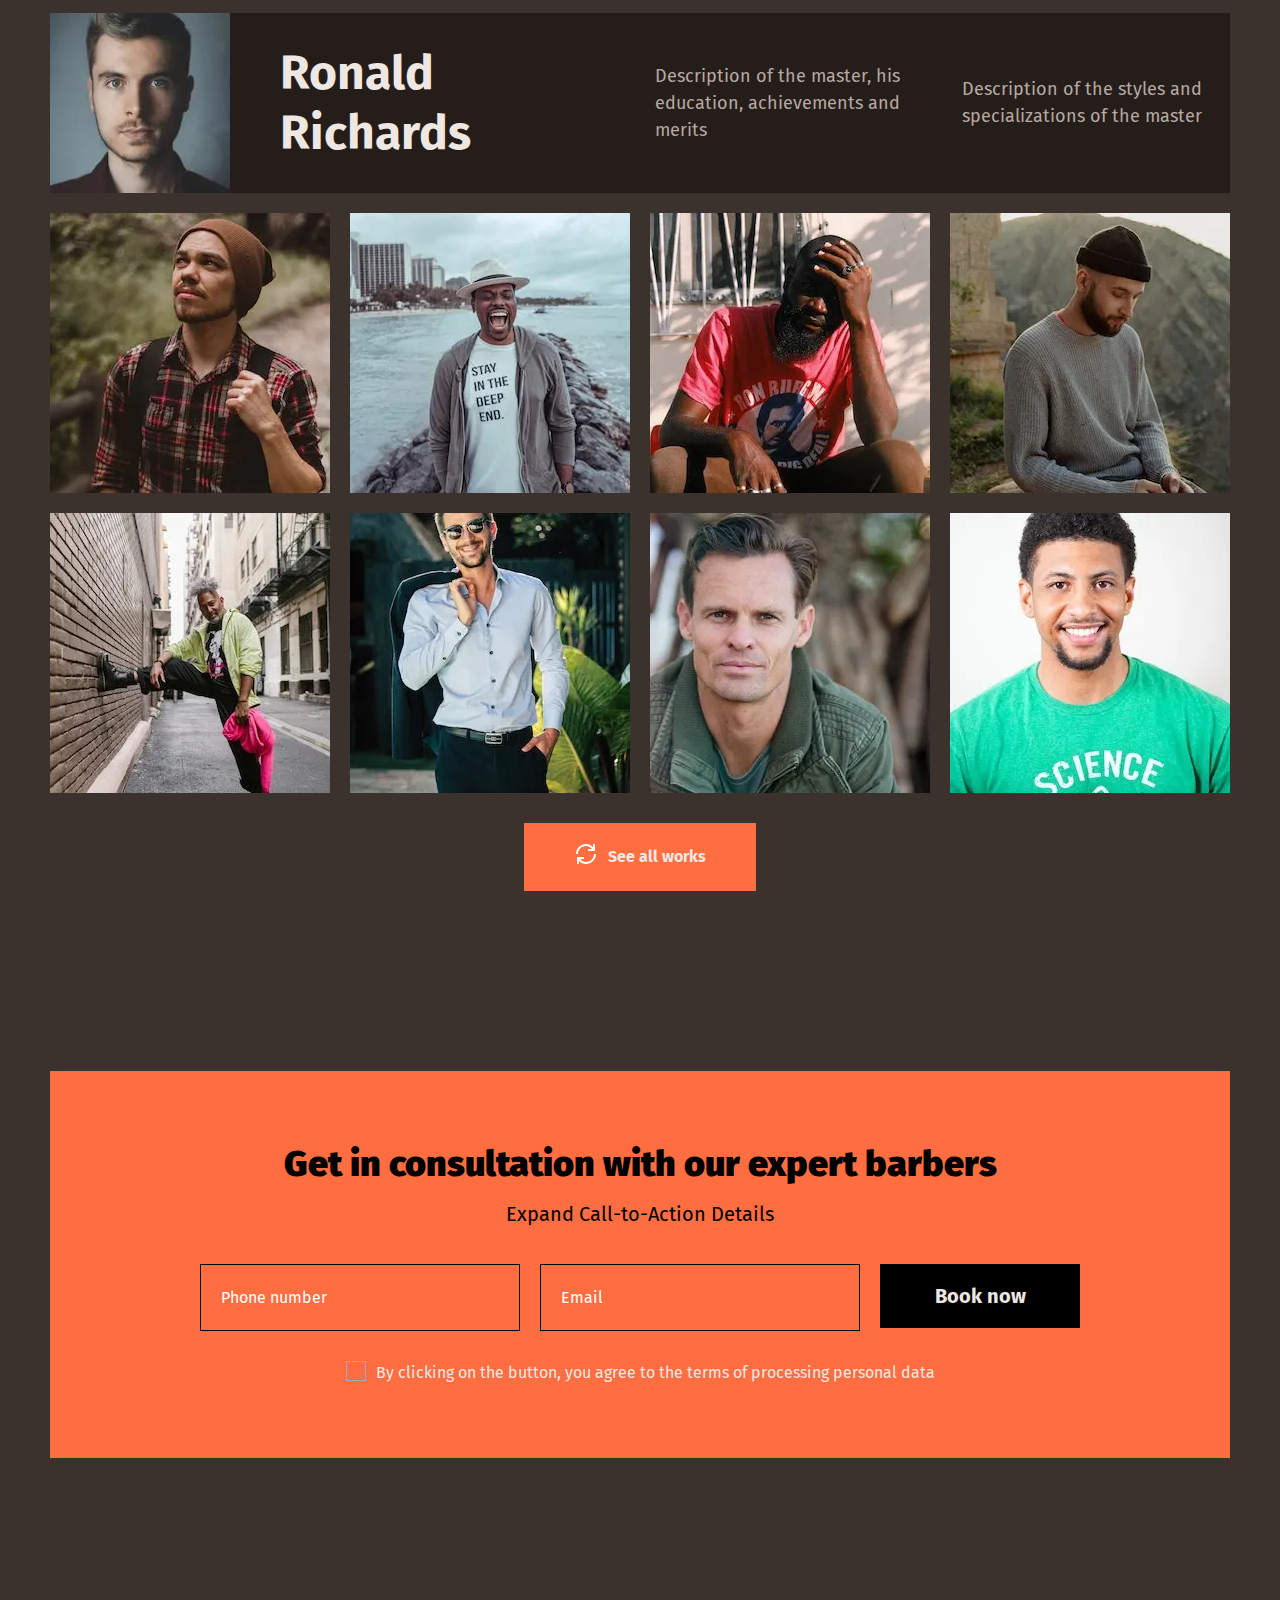
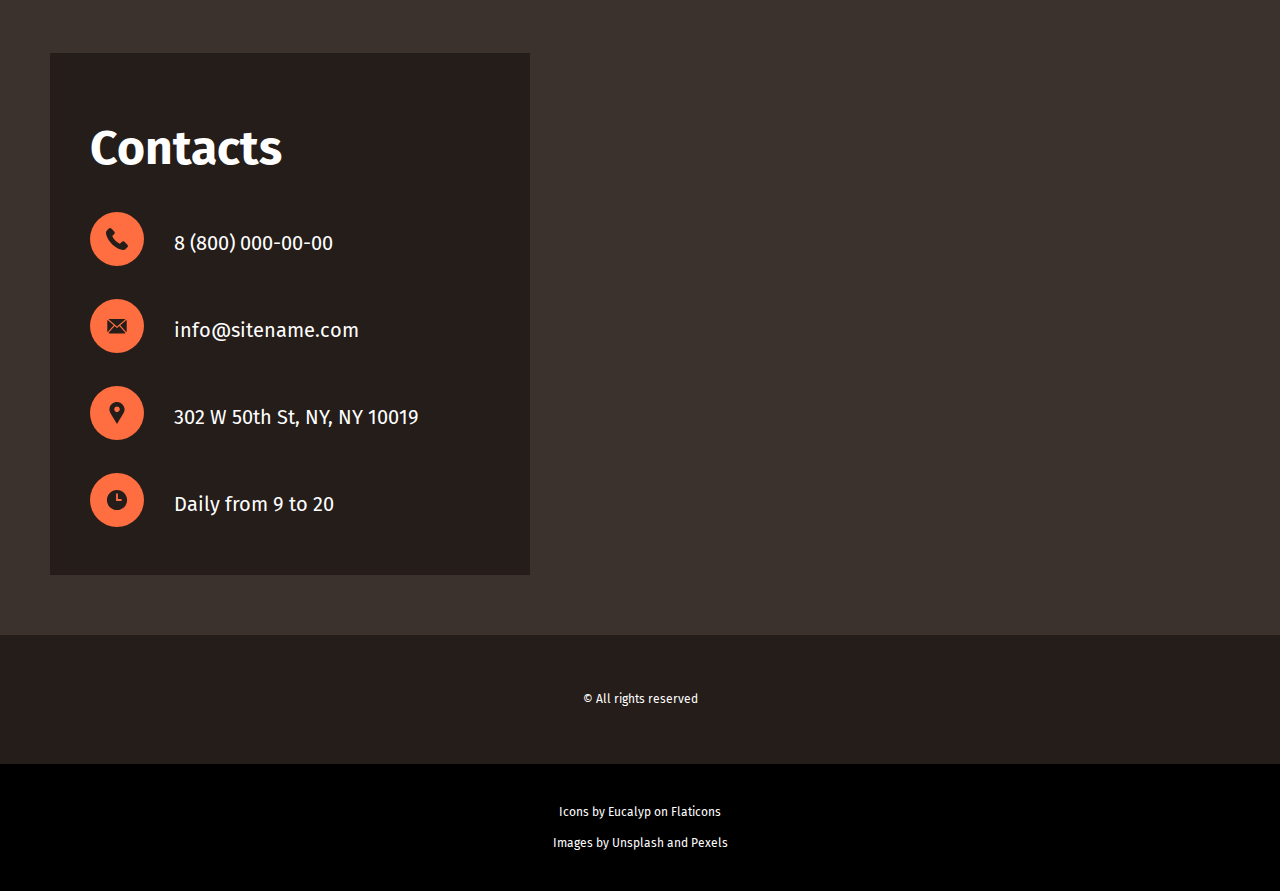
<file: team.html>
<!DOCTYPE html>
<html lang="en">

<head>
	<title>Team</title>
	<meta charset="UTF-8">
	<meta name="format-detection" content="telephone=no">
	<!-- <style>body{opacity: 0;}</style> -->
	<link rel="stylesheet" href="css/style.min.css?_v=20230827130636">
	<link rel="shortcut icon" href="favicon.ico">
	<!-- <meta name="robots" content="noindex, nofollow"> -->
	<meta name="viewport" content="width=device-width, initial-scale=1.0">
</head>

<body>
	<div class="wrapper">
		<header class="header" data-scroll="120" data-scroll-show>
			<div class="header__container">
				<a href="index.html" class="header__logo"><img src="img/logo.svg" alt="Barber logo"></a>
				<div class="header__menu menu">
					<button type="button" class="menu__icon icon-menu"><span></span></button>
					<nav class="menu__body">
						<ul class="menu__list">
							<li class="menu__item"><a href="#" class="menu__link">About Us</a></li>
							<li class="menu__item"><a href="#" class="menu__link">Our masters</a></li>
							<li class="menu__item"><a href="#" class="menu__link">Portfolio</a></li>
							<li class="menu__item"><a href="#" class="menu__link">Testimonials</a></li>
							<li class="menu__item"><a href="contacts.html" class="menu__link">Contacts</a></li>
						</ul>
					</nav>
				</div>
				<div class="header__info">
					<div class="header__address">
						<address>302 W 50th St, NY, NY 10019</address>
					</div>
					<div class="header__contacts">
						<div>
							<a href="tel:88000000000" class="header__tel">8 (800) 000-00-00</a>
							<p class="header__working-hours">Daily from <time datetime="09:00">9</time> to <time datetime="20:00">20</time></p>
						</div>
					</div>
				</div>
			</div>
		</header>
		<main class="page">
			<section class="team-main-block">
				<div class="team-main-block__container">
					<div class="team-main-block__content">
						<h1 class="team-main-block__title main-title">Our craftsmen make visitors beautiful and happier</h1>
						<p class="team-main-block__text">Text placed at the bottom of the title to reveal details</p>
					</div>
				</div>
			</section>
			<div class="team">
				<div class="team__container">
					<div class="team__items">
						<div class="team__item">
							<div class="worker">
								<div class="worker__header">
									<div class="worker__column">
										<div><picture><source data-srcset="img/team/workers/image1.webp" srcset="[data-uri]" type="image/webp"><img src="[data-uri]"  data-src="img/team/workers/image1.jpg" alt="image" class="worker__image"></picture></div>
										<p class="worker__name">Devon Lane</p>
									</div>
									<div class="worker__column">
										<p class="worker__text">Description of the master, his education, achievements and merits</p>
										<p class="worker__text">Description of the styles and specializations of the master</p>
									</div>
								</div>
								<div class="worker__body">
									<picture><source data-srcset="img/team/image01.webp" srcset="[data-uri]" type="image/webp"><img src="[data-uri]"  data-src="img/team/image01.jpg" alt="image"></picture>
									<picture><source data-srcset="img/team/image02.webp" srcset="[data-uri]" type="image/webp"><img src="[data-uri]"  data-src="img/team/image02.jpg" alt="image"></picture>
									<picture><source data-srcset="img/team/image03.webp" srcset="[data-uri]" type="image/webp"><img src="[data-uri]"  data-src="img/team/image03.jpg" alt="image"></picture>
									<picture><source data-srcset="img/team/image04.webp" srcset="[data-uri]" type="image/webp"><img src="[data-uri]"  data-src="img/team/image04.jpg" alt="image"></picture>
									<picture><source data-srcset="img/team/image05.webp" srcset="[data-uri]" type="image/webp"><img src="[data-uri]"  data-src="img/team/image05.jpg" alt="image"></picture>
									<picture><source data-srcset="img/team/image06.webp" srcset="[data-uri]" type="image/webp"><img src="[data-uri]"  data-src="img/team/image06.jpg" alt="image"></picture>
									<picture><source data-srcset="img/team/image07.webp" srcset="[data-uri]" type="image/webp"><img src="[data-uri]"  data-src="img/team/image07.jpg" alt="image"></picture>
									<picture><source data-srcset="img/team/image08.webp" srcset="[data-uri]" type="image/webp"><img src="[data-uri]"  data-src="img/team/image08.jpg" alt="image"></picture>
								</div>
							</div>
							<a href="worker.html" class="team__button button">See all works</a>
						</div>
						<div class="team__item">
							<div class="worker">
								<div class="worker__header">
									<div class="worker__column">
										<div><picture><source data-srcset="img/team/workers/image2.webp" srcset="[data-uri]" type="image/webp"><img src="[data-uri]"  data-src="img/team/workers/image2.jpg" alt="image" class="worker__image"></picture></div>
										<p class="worker__name">Ronald Richards</p>
									</div>
									<div class="worker__column">
										<p class="worker__text">Description of the master, his education, achievements and merits</p>
										<p class="worker__text">Description of the styles and specializations of the master</p>
									</div>
								</div>
								<div class="worker__body">
									<picture><source data-srcset="img/team/image01.webp" srcset="[data-uri]" type="image/webp"><img src="[data-uri]"  data-src="img/team/image01.jpg" alt="image"></picture>
									<picture><source data-srcset="img/team/image02.webp" srcset="[data-uri]" type="image/webp"><img src="[data-uri]"  data-src="img/team/image02.jpg" alt="image"></picture>
									<picture><source data-srcset="img/team/image03.webp" srcset="[data-uri]" type="image/webp"><img src="[data-uri]"  data-src="img/team/image03.jpg" alt="image"></picture>
									<picture><source data-srcset="img/team/image04.webp" srcset="[data-uri]" type="image/webp"><img src="[data-uri]"  data-src="img/team/image04.jpg" alt="image"></picture>
									<picture><source data-srcset="img/team/image05.webp" srcset="[data-uri]" type="image/webp"><img src="[data-uri]"  data-src="img/team/image05.jpg" alt="image"></picture>
									<picture><source data-srcset="img/team/image06.webp" srcset="[data-uri]" type="image/webp"><img src="[data-uri]"  data-src="img/team/image06.jpg" alt="image"></picture>
									<picture><source data-srcset="img/team/image07.webp" srcset="[data-uri]" type="image/webp"><img src="[data-uri]"  data-src="img/team/image07.jpg" alt="image"></picture>
									<picture><source data-srcset="img/team/image08.webp" srcset="[data-uri]" type="image/webp"><img src="[data-uri]"  data-src="img/team/image08.jpg" alt="image"></picture>
								</div>
							</div>
							<a href="worker.html" class="team__button button">See all works</a>
						</div>
					</div>
				</div>
			</div>
			<div class="form-block form-block_ptb">
				<div class="form-block__container">
					<form class="form-block__form form-block__form_no-translate form">
						<h3 class="form__title">Get in consultation with our expert barbers</h3>
						<p class="form__text">Expand Call-to-Action Details</p>
						<div class="form__body">
							<div class="form__inp"><input autocomplete="off" data-required type="tel" name="user_phone" data-error="Required *" placeholder="Phone number" class="input"></div>
							<div class="form__inp"><input autocomplete="off" data-required type="email" name="user_email" data-error="Required *" placeholder="Email" class="input"></div>
							<button type="submit" class="form__button">Book now</button>
						</div>
						<div class="form__checkbox">
							<div class="checkbox">
								<input data-required id="c_1" data-error="Required *" class="checkbox__input" type="checkbox" value="agree" name="user_agree">
								<label for="c_1" class="checkbox__label"><span class="checkbox__text">By clicking on the button, you agree to the terms of processing personal data</span></label>
							</div>
						</div>
					</form>
				</div>
			</div>
			<section class="contacts">
				<div class="contacts__container">
					<div class="contacts__content">
						<h2 class="contacts__title title">Contacts</h2>
						<ul class="contacts__list">
							<li class="contacts__item"><a href="tel:88000000000" class="contacts__phone">8 (800) 000-00-00</a></li>
							<li class="contacts__item"><a href="mailto:info@sitename.com" class="contacts__mail">info@sitename.com</a></li>
							<li class="contacts__item">
								<address class="contacts__address">302 W 50th St, NY, NY 10019</address>
							</li>
							<li class="contacts__item contacts__item_time">
								<p>Daily from <time datetime="09:00">9</time> to <time datetime="20:00">20</time></p>
							</li>
						</ul>
					</div>
				</div>
				<iframe class="contacts__map" src="https://snazzymaps.com/embed/519079" width="100%" height="650px" style="border:none;"></iframe>
			</section>
		</main>
		<footer class="footer">
			<div class="footer__top">
				<div class="footer__container">
					<p class="footer__text">© All rights reserved</p>
				</div>
			</div>
			<div class="footer__bottom">
				<div class="footer__container">
					<p class="footer__text">Icons by Eucalyp on Flaticons</p>
					<p class="footer__text">Images by Unsplash and Pexels</p>
				</div>
			</div>
		</footer>
	</div>
	<script src="js/app.min.js?_v=20230827130636"></script>
</body>

</html>
</file>
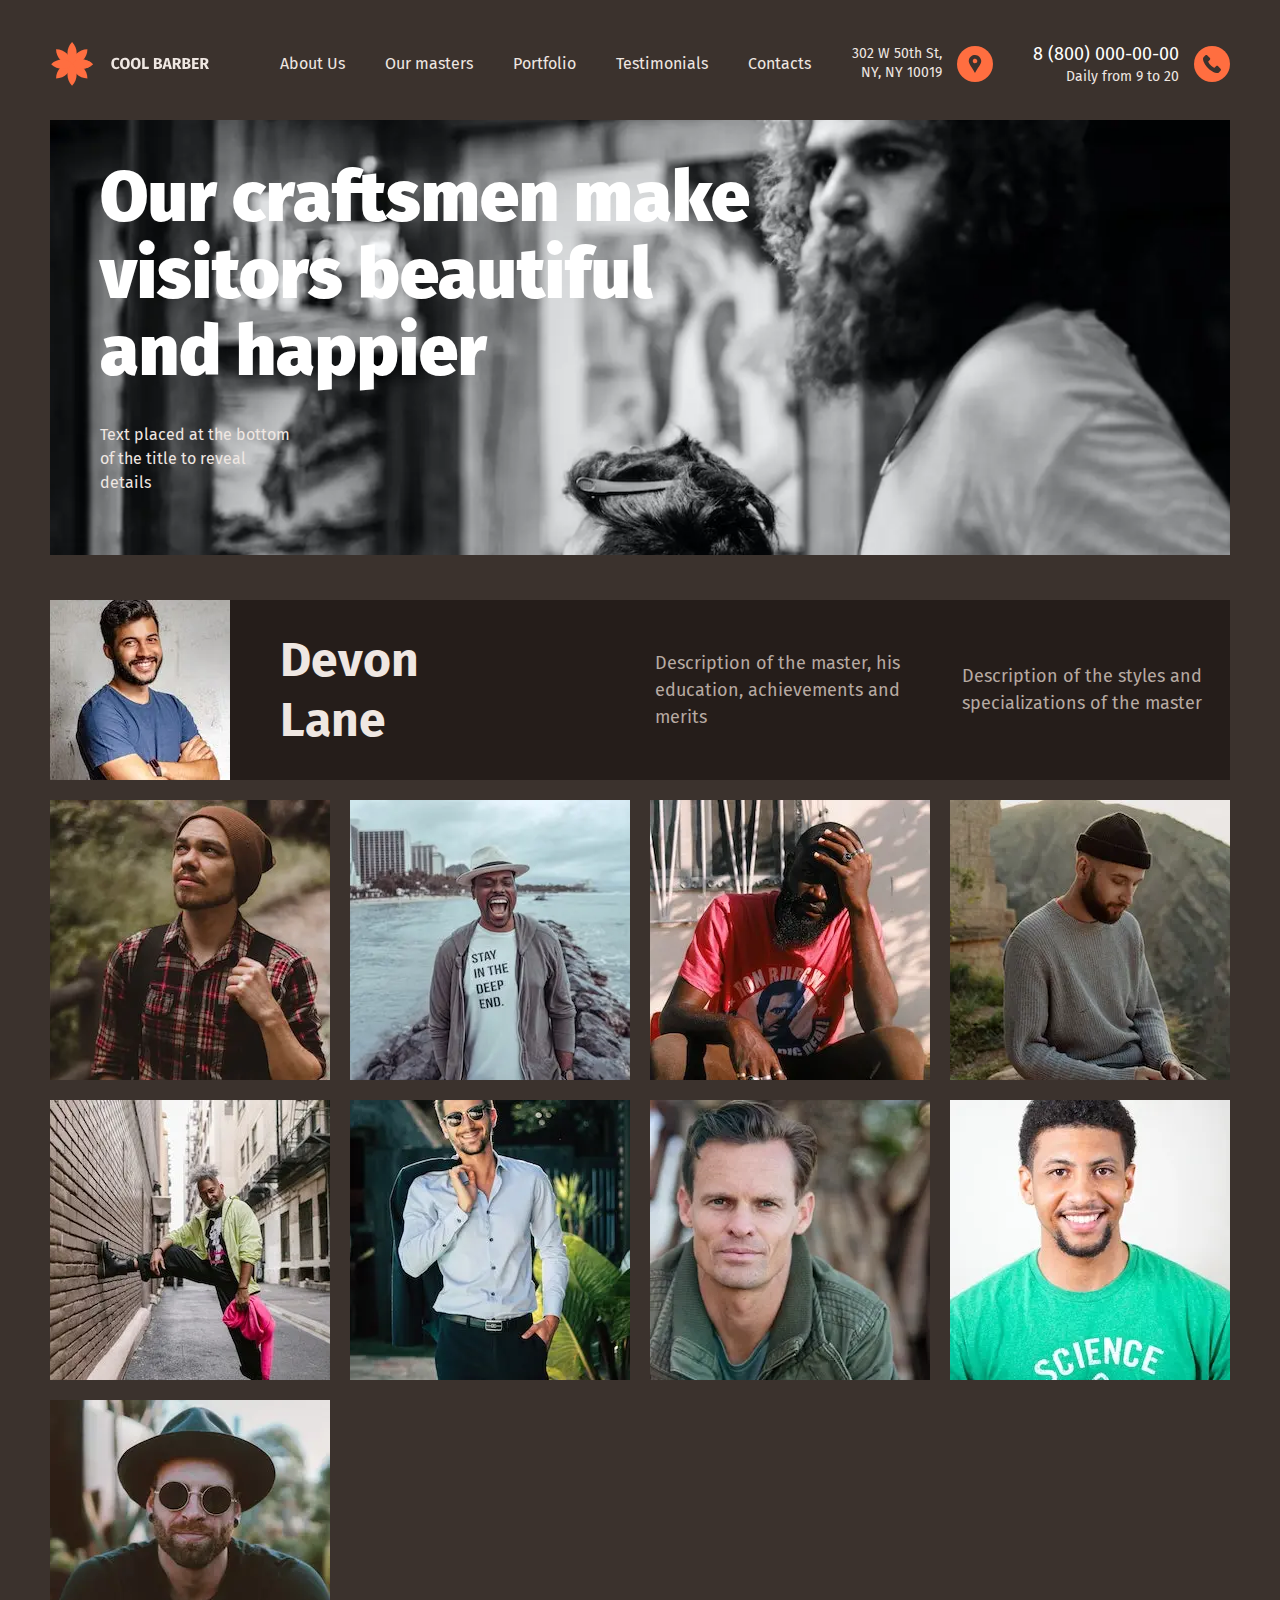
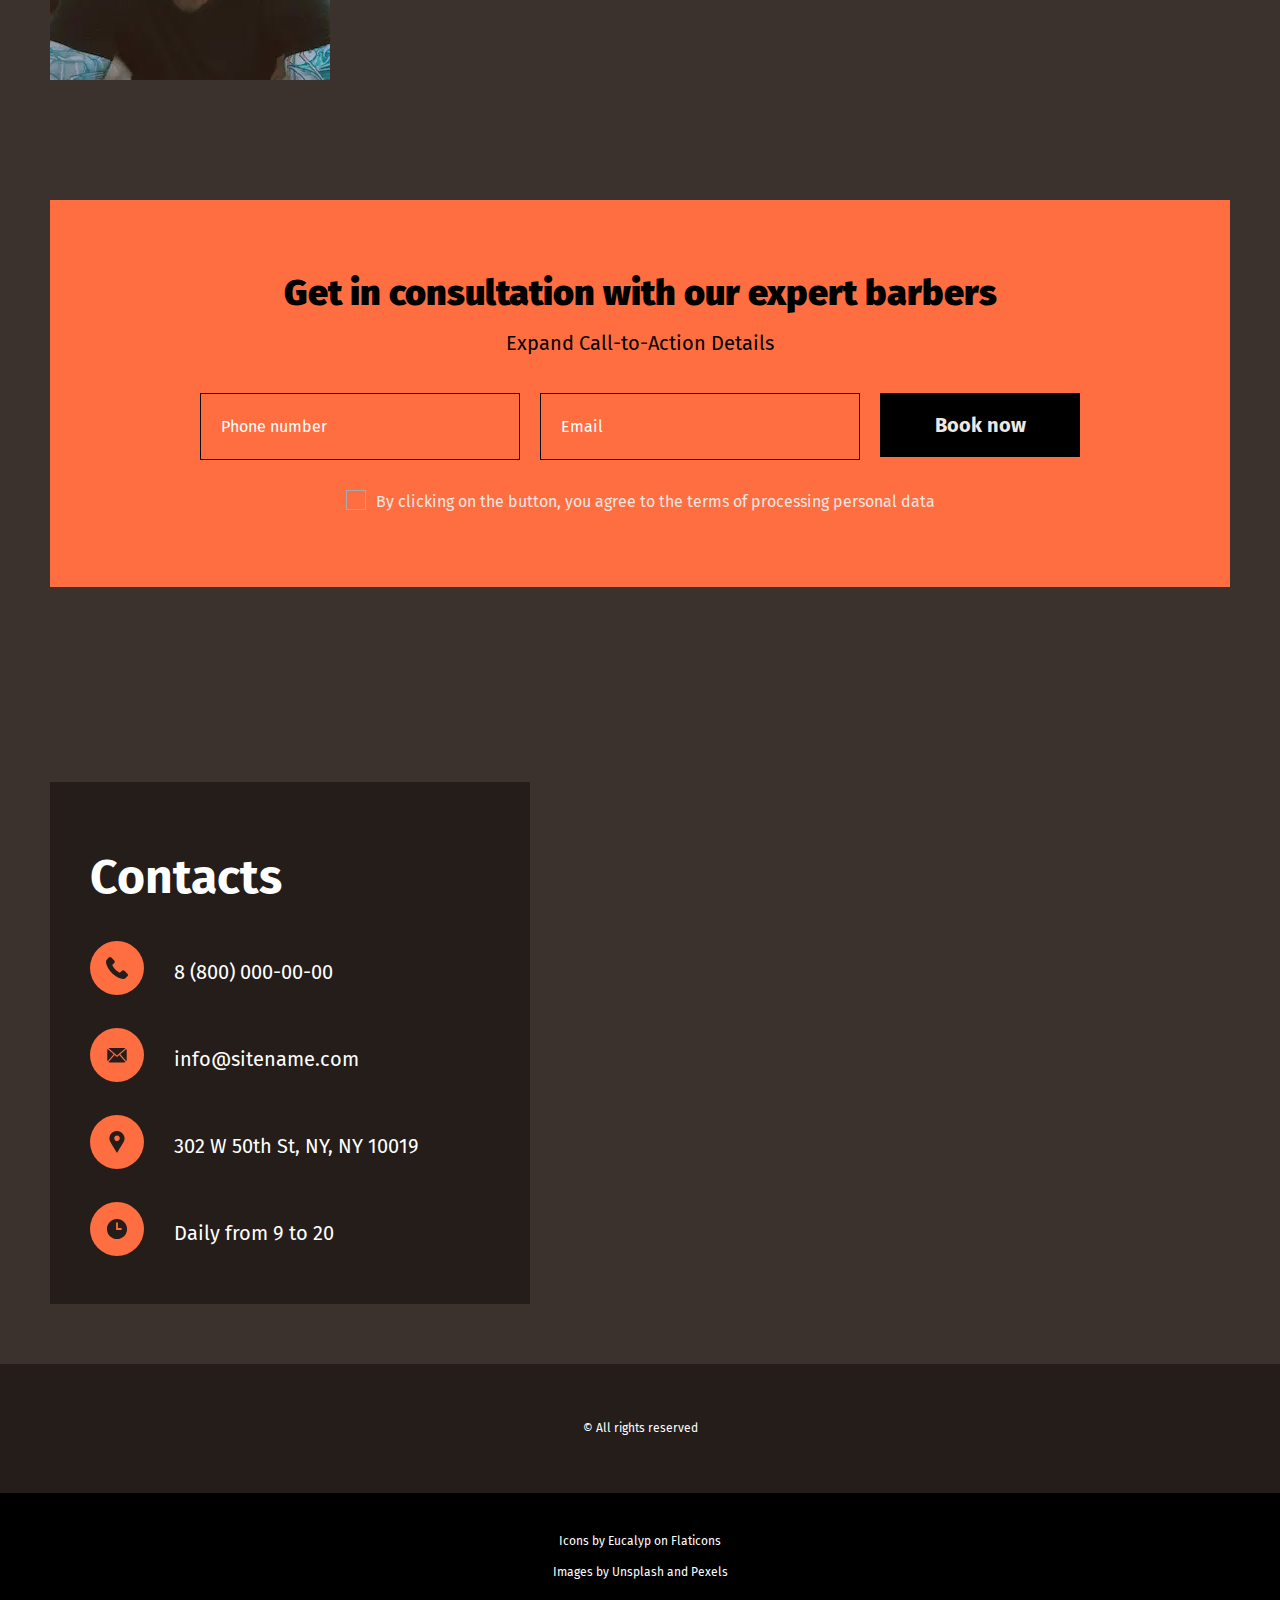
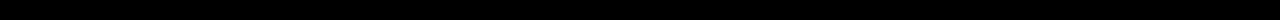
<file: worker.html>
<!DOCTYPE html>
<html lang="en">

<head>
	<title>Worker</title>
	<meta charset="UTF-8">
	<meta name="format-detection" content="telephone=no">
	<!-- <style>body{opacity: 0;}</style> -->
	<link rel="stylesheet" href="css/style.min.css?_v=20230827130636">
	<link rel="shortcut icon" href="favicon.ico">
	<!-- <meta name="robots" content="noindex, nofollow"> -->
	<meta name="viewport" content="width=device-width, initial-scale=1.0">
</head>

<body>
	<div class="wrapper">
		<header class="header" data-scroll="120" data-scroll-show>
			<div class="header__container">
				<a href="index.html" class="header__logo"><img src="img/logo.svg" alt="Barber logo"></a>
				<div class="header__menu menu">
					<button type="button" class="menu__icon icon-menu"><span></span></button>
					<nav class="menu__body">
						<ul class="menu__list">
							<li class="menu__item"><a href="#" class="menu__link">About Us</a></li>
							<li class="menu__item"><a href="#" class="menu__link">Our masters</a></li>
							<li class="menu__item"><a href="#" class="menu__link">Portfolio</a></li>
							<li class="menu__item"><a href="#" class="menu__link">Testimonials</a></li>
							<li class="menu__item"><a href="contacts.html" class="menu__link">Contacts</a></li>
						</ul>
					</nav>
				</div>
				<div class="header__info">
					<div class="header__address">
						<address>302 W 50th St, NY, NY 10019</address>
					</div>
					<div class="header__contacts">
						<div>
							<a href="tel:88000000000" class="header__tel">8 (800) 000-00-00</a>
							<p class="header__working-hours">Daily from <time datetime="09:00">9</time> to <time datetime="20:00">20</time></p>
						</div>
					</div>
				</div>
			</div>
		</header>
		<main class="page">
			<section class="team-main-block">
				<div class="team-main-block__container">
					<div class="team-main-block__content">
						<h1 class="team-main-block__title main-title">Our craftsmen make visitors beautiful and happier</h1>
						<p class="team-main-block__text">Text placed at the bottom of the title to reveal details</p>
					</div>
				</div>
			</section>
			<div class="worker">
				<div class="worker__container">
					<div class="worker__header">
						<div class="worker__column">
							<div><picture><source data-srcset="img/team/workers/image1.webp" srcset="[data-uri]" type="image/webp"><img src="[data-uri]"  data-src="img/team/workers/image1.jpg" alt="image" class="worker__image"></picture></div>
							<p class="worker__name">Devon Lane</p>
						</div>
						<div class="worker__column">
							<p class="worker__text">Description of the master, his education, achievements and merits</p>
							<p class="worker__text">Description of the styles and specializations of the master</p>
						</div>
					</div>
					<div class="worker__body">
						<picture><source data-srcset="img/team/image01.webp" srcset="[data-uri]" type="image/webp"><img src="[data-uri]"  data-src="img/team/image01.jpg" alt="image"></picture>
						<picture><source data-srcset="img/team/image02.webp" srcset="[data-uri]" type="image/webp"><img src="[data-uri]"  data-src="img/team/image02.jpg" alt="image"></picture>
						<picture><source data-srcset="img/team/image03.webp" srcset="[data-uri]" type="image/webp"><img src="[data-uri]"  data-src="img/team/image03.jpg" alt="image"></picture>
						<picture><source data-srcset="img/team/image04.webp" srcset="[data-uri]" type="image/webp"><img src="[data-uri]"  data-src="img/team/image04.jpg" alt="image"></picture>
						<picture><source data-srcset="img/team/image05.webp" srcset="[data-uri]" type="image/webp"><img src="[data-uri]"  data-src="img/team/image05.jpg" alt="image"></picture>
						<picture><source data-srcset="img/team/image06.webp" srcset="[data-uri]" type="image/webp"><img src="[data-uri]"  data-src="img/team/image06.jpg" alt="image"></picture>
						<picture><source data-srcset="img/team/image07.webp" srcset="[data-uri]" type="image/webp"><img src="[data-uri]"  data-src="img/team/image07.jpg" alt="image"></picture>
						<picture><source data-srcset="img/team/image08.webp" srcset="[data-uri]" type="image/webp"><img src="[data-uri]"  data-src="img/team/image08.jpg" alt="image"></picture>
						<picture><source data-srcset="img/team/image09.webp" srcset="[data-uri]" type="image/webp"><img src="[data-uri]"  data-src="img/team/image09.jpg" alt="image"></picture>
					</div>
				</div>
			</div>
			<div class="form-block form-block_ptb">
				<div class="form-block__container">
					<form class="form-block__form form-block__form_no-translate form">
						<h3 class="form__title">Get in consultation with our expert barbers</h3>
						<p class="form__text">Expand Call-to-Action Details</p>
						<div class="form__body">
							<div class="form__inp"><input autocomplete="off" data-required type="tel" name="user_phone" data-error="Required *" placeholder="Phone number" class="input"></div>
							<div class="form__inp"><input autocomplete="off" data-required type="email" name="user_email" data-error="Required *" placeholder="Email" class="input"></div>
							<button type="submit" class="form__button">Book now</button>
						</div>
						<div class="form__checkbox">
							<div class="checkbox">
								<input data-required id="c_1" data-error="Required *" class="checkbox__input" type="checkbox" value="agree" name="user_agree">
								<label for="c_1" class="checkbox__label"><span class="checkbox__text">By clicking on the button, you agree to the terms of processing personal data</span></label>
							</div>
						</div>
					</form>
				</div>
			</div>
			<section class="contacts">
				<div class="contacts__container">
					<div class="contacts__content">
						<h2 class="contacts__title title">Contacts</h2>
						<ul class="contacts__list">
							<li class="contacts__item"><a href="tel:88000000000" class="contacts__phone">8 (800) 000-00-00</a></li>
							<li class="contacts__item"><a href="mailto:info@sitename.com" class="contacts__mail">info@sitename.com</a></li>
							<li class="contacts__item">
								<address class="contacts__address">302 W 50th St, NY, NY 10019</address>
							</li>
							<li class="contacts__item contacts__item_time">
								<p>Daily from <time datetime="09:00">9</time> to <time datetime="20:00">20</time></p>
							</li>
						</ul>
					</div>
				</div>
				<iframe class="contacts__map" src="https://snazzymaps.com/embed/519079" width="100%" height="650px" style="border:none;"></iframe>
			</section>
		</main>
		<footer class="footer">
			<div class="footer__top">
				<div class="footer__container">
					<p class="footer__text">© All rights reserved</p>
				</div>
			</div>
			<div class="footer__bottom">
				<div class="footer__container">
					<p class="footer__text">Icons by Eucalyp on Flaticons</p>
					<p class="footer__text">Images by Unsplash and Pexels</p>
				</div>
			</div>
		</footer>
	</div>
	<script src="js/app.min.js?_v=20230827130636"></script>
</body>

</html>
</file>
<file: css/style.min.css>
@charset "UTF-8";@import url(https://fonts.googleapis.com/css?family=Fira+Sans:regular,500,700,900&display=swap);@font-face{font-family:icons;font-display:swap;src:url(../fonts/icons.woff2) format("woff2"),url(../fonts/icons.woff) format("woff");font-weight:400;font-style:normal}[class*=_icon-]:before{font-family:icons;font-style:normal;font-weight:400;font-variant:normal;text-transform:none;line-height:1;-webkit-font-smoothing:antialiased;-moz-osx-font-smoothing:grayscale}[class*=_icon-]:before{display:block}._icon-arrow_prev:before{content:"\e900"}._icon-arrow_next:before{content:"\e901"}._icon-check-arrow:before{content:"\e902"}*{padding:0;margin:0;border:0}*,:after,:before{-webkit-box-sizing:border-box;box-sizing:border-box}body,html{height:100%;min-width:320px}body{color:#efe7e2;line-height:1.5;font-family:"Fira Sans";font-size:1rem;-ms-text-size-adjust:100%;-moz-text-size-adjust:100%;-webkit-text-size-adjust:100%;-webkit-font-smoothing:antialiased;-moz-osx-font-smoothing:grayscale}button,input,textarea{font-family:"Fira Sans";font-size:inherit}button{cursor:pointer;color:inherit;background-color:inherit}a{color:inherit}a:link,a:visited{text-decoration:none}a:hover{text-decoration:none}ul li{list-style:none}img{vertical-align:top}h1,h2,h3,h4,h5,h6{font-weight:inherit;font-size:inherit}address{font-style:normal}body{background-color:#3b322d}.lock body{overflow:hidden;-ms-touch-action:none;touch-action:none;-ms-scroll-chaining:none;overscroll-behavior:none}.wrapper{min-height:100%;display:-webkit-box;display:-ms-flexbox;display:flex;-webkit-box-orient:vertical;-webkit-box-direction:normal;-ms-flex-direction:column;flex-direction:column;overflow:hidden}.wrapper>main{-webkit-box-flex:1;-ms-flex:1 1 auto;flex:1 1 auto}.wrapper>*{min-width:0}[class*=__container]{max-width:73.75rem;-webkit-box-sizing:content-box;box-sizing:content-box;margin:0 auto;padding:0 .9375rem}.form{position:relative;z-index:2;padding:4.375rem 9.375rem;background-color:#ff6e40}.form__title{color:#000;font-weight:900;line-height:133%;font-size:2.25rem;text-align:center}.form__title:not(:last-child){margin-bottom:.625rem}.form__text{color:#000;font-size:1.25rem;text-align:center}.form__text:not(:last-child){margin-bottom:2.1875rem}.form__body{display:-webkit-box;display:-ms-flexbox;display:flex;-webkit-box-align:start;-ms-flex-align:start;align-items:flex-start;gap:1.25rem}.form__body:not(:last-child){margin-bottom:1.875rem}.form__button{padding:1.25rem;font-size:1.25rem;font-weight:700;background-color:#000}.form__checkbox{display:-ms-grid;display:grid;-webkit-box-pack:center;-ms-flex-pack:center;justify-content:center}.form__error{padding-top:.3125rem;color:#bd2f40}.button{display:-webkit-inline-box;display:-ms-inline-flexbox;display:inline-flex;-webkit-box-align:center;-ms-flex-align:center;align-items:center;-webkit-box-pack:center;-ms-flex-pack:center;justify-content:center;padding:1.1563rem 3.125rem;text-align:center;background-color:#ff6e40;font-weight:700}.button._fw{width:100%}.border-button{display:-webkit-inline-box;display:-ms-inline-flexbox;display:inline-flex;-webkit-box-align:center;-ms-flex-align:center;align-items:center;-webkit-box-pack:center;-ms-flex-pack:center;justify-content:center;color:#fff;font-size:.875rem;font-weight:700;letter-spacing:.0875rem;padding:.5938rem 1.5625rem;border:1px solid #fff;text-transform:uppercase;text-align:center}input[type=email],input[type=tel],input[type=text],textarea{-webkit-appearance:none;-moz-appearance:none;appearance:none}.input{border-radius:0!important;width:100%;display:block;padding:22px 20px;border:1px solid #000;background-color:transparent;color:#fff;line-height:135%;outline:0;-webkit-transition:border .3s ease 0s;transition:border .3s ease 0s}.input::-webkit-input-placeholder{color:#fff}.input::-moz-placeholder{color:#fff}.input:-ms-input-placeholder{color:#fff}.input::-ms-input-placeholder{color:#fff}.input::placeholder{color:#fff}.input._form-focus{border:1px solid #fff}.input._form-error{border:1px solid #bd2f40}textarea.input{resize:none;padding:0 0}.checkbox{position:relative}.checkbox:not(:last-child){margin-bottom:.3125em}.checkbox__input{position:absolute;width:0;height:0;opacity:0}.checkbox__input:focus+.checkbox__label:before{-webkit-box-shadow:0 0 5px #000;box-shadow:0 0 5px #000}.checkbox__input:checked+.checkbox__label:before{background:url(../img/icons/check-arrow.svg) center no-repeat #000}.checkbox__label{cursor:pointer;display:-webkit-inline-box;display:-ms-inline-flexbox;display:inline-flex;-webkit-box-align:center;-ms-flex-align:center;align-items:center;position:relative;gap:10px}.checkbox__label:before{content:"";-ms-flex-item-align:start;align-self:flex-start;-webkit-box-flex:0;-ms-flex:0 0 20px;flex:0 0 20px;width:20px;height:20px;border:1px solid #a7a9ac}[class*=-ibg]{position:relative}[class*=-ibg] img{position:absolute;width:100%;height:100%;top:0;left:0;-o-object-fit:cover;object-fit:cover}[class*=-ibg_contain] img{-o-object-fit:contain;object-fit:contain}.main-title{color:#fff;font-size:4.375rem;font-weight:900;line-height:110%}.section-header{text-align:center;display:-ms-grid;display:grid;gap:1.5rem 0;-webkit-box-pack:center;-ms-flex-pack:center;justify-content:center}.section-header__text{max-width:36.25rem}.title{color:#fff;font-size:3rem;font-weight:700;line-height:125%}.text{font-size:.875rem;line-height:160%}.contacts{position:relative}.contacts_pt{padding-top:21.875rem}.contacts_mt{margin-top:7.5rem}.contacts__content{background-color:#251d1a;padding:65px 30px 40px 40px}.contacts__title:not(:last-child){margin-bottom:2.125rem}.contacts__item{color:#fff;font-size:1.25rem}.contacts__item:not(:last-child){margin-bottom:1.5625rem}.contacts__item_time{display:-webkit-box;display:-ms-flexbox;display:flex;-webkit-box-align:center;-ms-flex-align:center;align-items:center;gap:0 1.875rem}.contacts__item_time::before{content:url(../img/icons/time.svg);-webkit-box-flex:0;-ms-flex:0 0 3.375rem;flex:0 0 3.375rem;max-width:3.375rem}.contacts__phone{display:-webkit-box;display:-ms-flexbox;display:flex;-webkit-box-align:center;-ms-flex-align:center;align-items:center;gap:0 1.875rem}.contacts__phone::before{content:url(../img/icons/phone2.svg);-webkit-box-flex:0;-ms-flex:0 0 3.375rem;flex:0 0 3.375rem;max-width:3.375rem}.contacts__mail{display:-webkit-box;display:-ms-flexbox;display:flex;-webkit-box-align:center;-ms-flex-align:center;align-items:center;gap:0 1.875rem}.contacts__mail::before{content:url(../img/icons/mail.svg);-webkit-box-flex:0;-ms-flex:0 0 3.375rem;flex:0 0 3.375rem;max-width:3.375rem}.contacts__address{display:-webkit-box;display:-ms-flexbox;display:flex;-webkit-box-align:center;-ms-flex-align:center;align-items:center;gap:0 1.875rem}.contacts__address::before{content:url(../img/icons/location2.svg);-webkit-box-flex:0;-ms-flex:0 0 3.375rem;flex:0 0 3.375rem;max-width:3.375rem}.header{position:absolute;width:100%;z-index:15;padding:2.375rem 0}.header._header-scroll{position:fixed;top:-200%;background-color:rgba(58,56,54,.7)}.header._header-show{top:0;-webkit-transition:top .3s ease 0s;transition:top .3s ease 0s}.header__container{display:-webkit-box;display:-ms-flexbox;display:flex;-webkit-box-align:center;-ms-flex-align:center;align-items:center;-webkit-box-pack:justify;-ms-flex-pack:justify;justify-content:space-between;gap:0 1.25rem}.header__logo{position:relative;z-index:10}.header__logo img{max-width:100%}.header__info{display:-webkit-box;display:-ms-flexbox;display:flex;-webkit-box-align:center;-ms-flex-align:center;align-items:center;gap:0 2.5rem}.header__address{font-size:.875rem;line-height:135%}.header__address,.header__contacts{text-align:right}.header__tel{color:#fff;font-size:1.125rem;white-space:nowrap}.header__working-hours{font-size:.875rem;line-height:135%}.menu__list{display:-webkit-box;display:-ms-flexbox;display:flex;gap:0 .625rem}.menu__link{display:inline-block;line-height:135%;padding:.9375rem;white-space:nowrap}.icon-menu{display:none}.footer__top{padding:3.5rem 0;background-color:#251d1a}.footer__text{color:#fff;font-size:.75rem;line-height:135%;text-align:center}.footer__text:not(:last-child){margin-bottom:.9375rem}.footer__bottom{background-color:#000;padding:2.5rem 0}.main-page{padding-top:7.5rem}.no-webp .header-main-page__content{background:url(../img/home/main-block/image.jpg) 0 0/cover no-repeat}.header-main-page__content{position:relative;z-index:2;margin-bottom:-15.625rem}.header-main-page__top{display:-webkit-box;display:-ms-flexbox;display:flex;gap:1.25rem 0}.header-main-page__button:not(:last-child){margin-bottom:1.875rem}.header-main-page__text{font-size:1.125rem}.main-page-info{padding:21.875rem 0 7.5rem;background-color:#251d1a}.main-page-info__items{display:-webkit-box;display:-ms-flexbox;display:flex;gap:1.875rem 1.25rem;-webkit-box-pack:justify;-ms-flex-pack:justify;justify-content:space-between;-ms-flex-wrap:wrap;flex-wrap:wrap}.main-page-info__item{display:-ms-grid;display:grid;text-align:center;justify-items:center;min-width:17.5rem}.main-page-info__icon:not(:last-child){margin-bottom:1.5rem}.main-page-info__subtitle{font-size:1.5rem;font-weight:700;line-height:135%}.main-page-info__subtitle:not(:last-child){margin-bottom:.625rem}.main-page-info__text{color:#b7aaa2;max-width:15.25rem}.about{padding:7.5rem 0 3.75rem}.about__header:not(:last-child){margin-bottom:3.75rem}.about__body{display:-webkit-box;display:-ms-flexbox;display:flex;gap:1.25rem}.about__body:not(:last-child){margin-bottom:3.75rem}.about__column{display:-ms-grid;display:grid;gap:1.25rem;-ms-grid-columns:(1fr)[2];grid-template-columns:repeat(2,1fr)}.about__column img{max-width:100%}.about__column:first-child :first-child{-ms-grid-column-span:2;grid-column:span 2}.about__column:last-child :last-child{-ms-grid-column-span:2;grid-column:span 2}.about__footer{display:-webkit-box;display:-ms-flexbox;display:flex;-ms-flex-wrap:wrap;flex-wrap:wrap;gap:1.25rem 1.875rem;-webkit-box-pack:center;-ms-flex-pack:center;justify-content:center}.testimonials{padding:3.75rem 0 7.5rem}.testimonials__header:not(:last-child){margin-bottom:3.75rem}.testimonials__body{position:relative}.slide-testimonials{display:-ms-grid;display:grid;gap:1.5rem 0}.slide-testimonials__image-ibg{padding-top:100%}.slide-testimonials__name{color:#fff;font-size:.875rem;font-weight:700}.slide-testimonials__text{color:#fff}.slide-testimonials__link{color:#ff6e40;font-size:.875rem;line-height:135%;-ms-grid-column-align:start;justify-self:start}.swiper-button-prev{left:-3.375rem}.swiper-button-next{right:-3.375rem}.swiper-button-next,.swiper-button-prev{display:none}.our-price{padding:7.5rem 0 .625rem;background-color:#251d1a}.our-price__header:not(:last-child){margin-bottom:3.75rem}.our-price__body{display:-ms-grid;display:grid;gap:1.25rem;grid-template-columns:repeat(auto-fit,minmax(250px,1fr))}.our-price__body:not(:last-child){margin-bottom:8.75rem}.our-price__form{margin-bottom:-14.375rem}.item-our-price{display:-ms-grid;display:grid;gap:1.25rem 0}.item-our-price__image-ibg{padding-top:100%}.item-our-price__title{font-size:1.875rem;font-weight:500;line-height:133%}.item-our-price__table{line-height:175%;padding-right:.9375rem;border-right:1px solid #b7aaa2}.item-our-price__table td:nth-child(2){color:#b7aaa2;font-size:.875rem}.item-our-price__table td:nth-child(3){color:#fff;font-weight:700;line-height:150%}.form-block{padding-bottom:7.5rem}.form-block_ptb{padding:7.5rem 0}.form-block__form{position:relative;z-index:2;-webkit-transform:translate(0,-1.875rem);-ms-transform:translate(0,-1.875rem);transform:translate(0,-1.875rem)}.form-block__form_no-translate{-webkit-transform:translate(0,0);-ms-transform:translate(0,0);transform:translate(0,0)}.team-main-block{padding:7.5rem 0 2.8125rem}.no-webp .team-main-block__content{background:url(../img/team/team-main-block/image.jpg) 0 0/cover no-repeat}.team-main-block__content{padding:2.5rem 3.125rem 3.75rem}.team-main-block__title{max-width:42.5rem}.team-main-block__title:not(:last-child){margin-bottom:2rem}.team-main-block__text{max-width:12.5rem}.team{padding:2.8125rem 0 3.75rem}.team__item{display:-ms-grid;display:grid;gap:1.875rem 0}.team__item:not(:last-child){margin-bottom:5.625rem}.team__button{gap:0 .625rem;-ms-grid-column-align:center;justify-self:center}.team__button::before{content:url(../img/icons/refresh-cw.svg);max-width:1.5rem}.worker__header{background-color:#251d1a;display:-webkit-box;display:-ms-flexbox;display:flex;gap:1.25rem 0}.worker__header:not(:last-child){margin-bottom:1.25rem}.worker__column{-webkit-box-flex:1;-ms-flex:1 1 50%;flex:1 1 50%;display:-webkit-box;display:-ms-flexbox;display:flex;-webkit-box-align:center;-ms-flex-align:center;align-items:center}.worker__column:first-child{gap:0 3.125rem}.worker__column:last-child{gap:0 1.25rem;padding:15px}.worker__image{max-width:100%}.worker__name{font-size:3rem;font-weight:700;line-height:125%;max-width:15.625rem}.worker__text{color:#b7aaa2;font-size:1.125rem}.worker__body{display:-ms-grid;display:grid;-webkit-box-pack:center;-ms-flex-pack:center;justify-content:center;gap:1.25rem;grid-template-columns:repeat(auto-fit,minmax(250px,280px))}.swiper{overflow:hidden}.swiper-wrapper{width:100%;height:100%;-webkit-box-sizing:content-box;box-sizing:content-box;display:-webkit-box;display:-ms-flexbox;display:flex;position:relative}.swiper-vertical .swiper-wrapper{-webkit-box-orient:vertical;-webkit-box-direction:normal;-ms-flex-direction:column;flex-direction:column}.swiper-autoheight .swiper-wrapper{-webkit-box-align:start;-ms-flex-align:start;align-items:flex-start}.swiper-initialized .swiper-slide{-ms-flex-negative:0;flex-shrink:0}.swiper-android .swiper-slide,.swiper-android .swiper-wrapper{-webkit-transform:translate3d(0,0,0);transform:translate3d(0,0,0)}.swiper-button-lock{display:none!important}@media (min-width:61.99875em){.contacts_mt .contacts__container{bottom:50%;-webkit-transform:translate(-50%,50%);-ms-transform:translate(-50%,50%);transform:translate(-50%,50%)}.contacts__container{position:absolute;bottom:3.75rem;left:50%;width:100%;-webkit-transform:translate(-50%,0);-ms-transform:translate(-50%,0);transform:translate(-50%,0)}.contacts__content{max-width:30rem}.header-main-page__content{padding-top:84.75%}.header-main-page__top{position:absolute;top:2.5rem;left:3.75rem}.header-main-page__title{-webkit-box-flex:0;-ms-flex:0 1 41.875rem;flex:0 1 41.875rem;padding-right:1.875rem}.header-main-page__info{-webkit-box-flex:0;-ms-flex:0 1 18.75rem;flex:0 1 18.75rem}.header-main-page__book{position:absolute;left:3.75rem;bottom:3.75rem}}@media (min-width:1099.98px){.form__inp{-webkit-box-flex:0;-ms-flex:0 1 20rem;flex:0 1 20rem}.form__button{-webkit-box-flex:1;-ms-flex:1 1 11.875rem;flex:1 1 11.875rem}}@media (min-width:1219.98px){.header__address address{max-width:6.5625rem}.header__address::after{content:url(../img/icons/location.svg)}.header__contacts::after{content:url(../img/icons/phone.svg)}.header__address,.header__contacts{display:-webkit-inline-box;display:-ms-inline-flexbox;display:inline-flex;-webkit-box-align:center;-ms-flex-align:center;align-items:center;gap:0 .9375rem}.header__address::after,.header__contacts::after{-webkit-box-flex:0;-ms-flex:0 0 2.25rem;flex:0 0 2.25rem;max-width:2.25rem;max-height:2.25rem}}@media (min-width:1329.98px){.swiper-button-next,.swiper-button-prev{display:inline-block;position:absolute;top:7.5rem;width:2.125rem;height:2.125rem;border-radius:50%;background-color:#b7aaa2;display:-webkit-inline-box;display:-ms-inline-flexbox;display:inline-flex;-webkit-box-pack:center;-ms-flex-pack:center;justify-content:center;-webkit-box-align:center;-ms-flex-align:center;align-items:center}.swiper-button-next::before,.swiper-button-prev::before{color:#251d1a}}@media (max-width:1219.98px){.header{padding:1.5rem 0}.header__tel{font-size:1rem}.menu__link{padding:.625rem;font-size:.875rem}}@media (max-width:1099.98px){.form__body{-webkit-box-orient:vertical;-webkit-box-direction:normal;-ms-flex-direction:column;flex-direction:column}}@media (max-width:569.98px){.header__info{display:none}}@media (max-width:61.99875em){.form{padding:1.875rem 3.125rem}.main-title{font-size:2.625rem}.contacts__content{margin:0 -.9375rem}.contacts__map{height:25rem}.header__logo{-webkit-box-ordinal-group:2;-ms-flex-order:1;order:1}.header__menu{-webkit-box-ordinal-group:4;-ms-flex-order:3;order:3}.header__info{-webkit-box-ordinal-group:3;-ms-flex-order:2;order:2}.menu__body{position:fixed;top:0;left:-100%;z-index:9;width:100%;height:100%;background-color:#251d1a;-webkit-box-orient:vertical;-webkit-box-direction:normal;-ms-flex-direction:column;flex-direction:column;padding:5.625rem 1.875rem;-webkit-transition:left .7s ease 0s;transition:left .7s ease 0s}.menu-open .menu__body{left:0}.menu__list{-webkit-box-orient:vertical;-webkit-box-direction:normal;-ms-flex-direction:column;flex-direction:column;gap:1.5rem 0}.menu__link{font-size:1.125rem}.icon-menu{display:block;position:relative;width:1.875rem;height:1.125rem;cursor:pointer;z-index:10}.icon-menu span,.icon-menu::after,.icon-menu::before{content:"";-webkit-transition:all .3s ease 0s;transition:all .3s ease 0s;right:0;position:absolute;width:100%;height:.125rem;background-color:#fff}.icon-menu::before{top:0}.icon-menu::after{bottom:0}.icon-menu span{top:calc(50% - .0625rem)}.menu-open .icon-menu span{width:0}.menu-open .icon-menu::before{top:calc(50% - .0625rem);-webkit-transform:rotate(-45deg);-ms-transform:rotate(-45deg);transform:rotate(-45deg)}.menu-open .icon-menu::after{bottom:calc(50% - .0625rem);-webkit-transform:rotate(45deg);-ms-transform:rotate(45deg);transform:rotate(45deg)}.header-main-page__content{padding:1.875rem .9375rem;margin-bottom:-4.375rem}.header-main-page__top{-webkit-box-orient:vertical;-webkit-box-direction:normal;-ms-flex-direction:column;flex-direction:column}.header-main-page__top:not(:last-child){margin-bottom:3.125rem}.main-page-info{padding:7.5rem 0 3.75rem}.main-page-info__items{-ms-flex-wrap:nowrap;flex-wrap:nowrap;-webkit-box-orient:vertical;-webkit-box-direction:normal;-ms-flex-direction:column;flex-direction:column}.about{padding:3.75rem 0 1.875rem}.testimonials{padding:1.875rem 0 3.75rem}.our-price{padding:1.875rem 0 .625rem}.form-block{padding-bottom:1.875rem}.form-block_ptb{padding:1.875rem 0}.worker__header{-webkit-box-orient:vertical;-webkit-box-direction:normal;-ms-flex-direction:column;flex-direction:column}.worker__column:first-child{gap:0 1.25rem}.worker__name{font-size:1.5rem}}@media (max-width:47.99875em){.form__title{font-size:1.5rem}.main-title{font-size:1.75rem}.about__body{-webkit-box-orient:vertical;-webkit-box-direction:normal;-ms-flex-direction:column;flex-direction:column;-webkit-box-align:center;-ms-flex-align:center;align-items:center}.team-main-block__content{padding:2.5rem .9375rem;margin:0 -.9375rem}}@media (max-width:29.99875em){.form{padding:1.25rem 1.875rem;margin:0 -.9375rem}}.webp .header-main-page__content{background:url(../img/home/main-block/image.webp) 0 0/cover no-repeat}.webp .team-main-block__content{background:url(../img/team/team-main-block/image.webp) 0 0/cover no-repeat}
</file>
